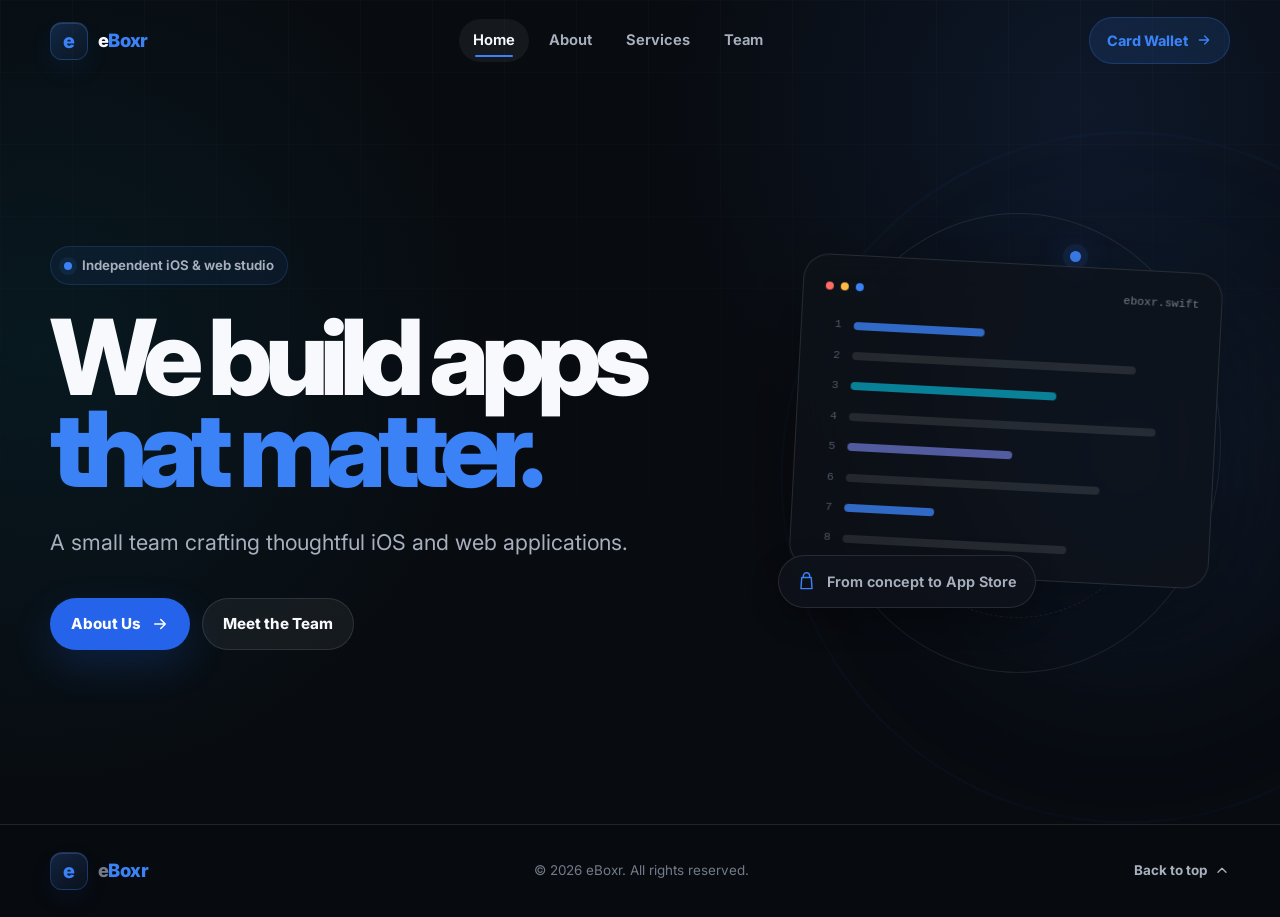
<file: index.html>
<!DOCTYPE html>
<html lang="en">
<head>
  <meta charset="UTF-8">
  <meta name="viewport" content="width=device-width, initial-scale=1, viewport-fit=cover">

  <link rel="icon" href="/favicon.ico" sizes="any">
  <link rel="icon" type="image/png" sizes="32x32" href="assets/favicon/favicon-32x32.png">
  <link rel="icon" type="image/png" sizes="16x16" href="assets/favicon/favicon-16x16.png">
  <link rel="apple-touch-icon" href="assets/favicon/apple-touch-icon.png">
  <link rel="manifest" href="assets/favicon/site.webmanifest">
  <meta name="theme-color" content="#080b10">

  <title>eBoxr — iOS &amp; Web App Development Studio</title>
  <meta name="description" content="eBoxr is a small studio crafting thoughtful iOS and web applications. Makers of Rewards Card Wallet — organize all your loyalty cards in one app.">
  <meta name="robots" content="index, follow">
  <link rel="canonical" href="https://eboxr.com/">

  <!-- Open Graph -->
  <meta property="og:type" content="website">
  <meta property="og:title" content="eBoxr — iOS &amp; Web App Development Studio">
  <meta property="og:description" content="A small team building thoughtful iOS and web apps. Makers of Rewards Card Wallet.">
  <meta property="og:url" content="https://eboxr.com/">
  <meta property="og:site_name" content="eBoxr">
  <meta property="og:image" content="https://eboxr.com/assets/images/card-wallet-screenshot.png">
  <meta property="og:locale" content="en_US">

  <!-- Twitter Card -->
  <meta name="twitter:card" content="summary_large_image">
  <meta name="twitter:title" content="eBoxr — iOS &amp; Web App Development Studio">
  <meta name="twitter:description" content="A small team building thoughtful iOS and web apps. Makers of Rewards Card Wallet.">
  <meta name="twitter:image" content="https://eboxr.com/assets/images/card-wallet-screenshot.png">

  <!-- Google Fonts: Inter (variable, 100-900 for heavy display weights) -->
  <link rel="preconnect" href="https://fonts.googleapis.com">
  <link rel="preconnect" href="https://fonts.gstatic.com" crossorigin>
  <link href="https://fonts.googleapis.com/css2?family=Inter:wght@100..900&display=swap" rel="stylesheet">

  <!-- Custom CSS — bump ?v= on every deploy to bypass browser cache
       (GitHub Pages serves with max-age=600, so unversioned assets can
       leave visitors with a stale CSS/JS during a deploy window). -->
  <link rel="stylesheet" href="css/style.css?v=20260714">
</head>
<body>
  <a class="skip-link" href="#main">Skip to content</a>

  <!-- ======================== HEADER ======================== -->
  <header class="site-header" id="site-header">
    <div class="container header-inner">
      <a class="brand" href="#home" data-page="home" aria-label="eBoxr home">
        <span class="brand-mark" aria-hidden="true">e</span>
        <span class="brand-word">e<span>Boxr</span></span>
      </a>

      <nav class="desktop-nav" aria-label="Primary navigation">
        <a href="#home" data-page="home">Home</a>
        <a href="#about" data-page="about">About</a>
        <a href="#services" data-page="services">Services</a>
        <a href="#team" data-page="team">Team</a>
      </nav>

      <a class="header-cta" href="#card-wallet" data-page="card-wallet">
        Card Wallet
        <svg width="16" height="16" viewBox="0 0 24 24" fill="none" aria-hidden="true">
          <path d="M5 12h14M13 6l6 6-6 6" stroke="currentColor" stroke-width="2" stroke-linecap="round" stroke-linejoin="round"/>
        </svg>
      </a>

      <button class="menu-toggle" id="menu-toggle" type="button"
              aria-label="Open navigation menu" aria-expanded="false" aria-controls="mobile-menu">
        <span></span>
        <span></span>
        <span></span>
      </button>
    </div>
  </header>

  <!-- ======================== MOBILE NAV ======================== -->
  <nav class="mobile-menu" id="mobile-menu" aria-label="Mobile navigation" aria-hidden="true">
    <a href="#home" data-page="home">Home</a>
    <a href="#about" data-page="about">About</a>
    <a href="#services" data-page="services">Services</a>
    <a href="#team" data-page="team">Team</a>
    <a href="#card-wallet" data-page="card-wallet">Rewards Card Wallet</a>
  </nav>

  <main id="main">
    <!-- ======================== HERO ======================== -->
    <section class="hero page page-active" id="home" data-page="home">
      <div class="container hero-grid">
        <div class="hero-copy">
          <div class="hero-badge reveal">
            <span class="status-dot"></span>
            Independent iOS &amp; web studio
          </div>

          <h1 class="reveal delay-1">
            We build apps
            <span class="accent-line">that matter.</span>
          </h1>

          <p class="hero-lead reveal delay-2">
            A small team crafting thoughtful iOS and web applications.
          </p>

          <div class="hero-actions reveal delay-2">
            <a class="button button-primary" href="#about" data-page="about">
              About Us
              <svg width="18" height="18" viewBox="0 0 24 24" fill="none" aria-hidden="true">
                <path d="M5 12h14M13 6l6 6-6 6" stroke="currentColor" stroke-width="2" stroke-linecap="round" stroke-linejoin="round"/>
              </svg>
            </a>

            <a class="button button-secondary" href="#team" data-page="team">
              Meet the Team
            </a>
          </div>
        </div>

        <div class="hero-visual" aria-hidden="true">
          <div class="orbit orbit-one">
            <span class="orbit-dot"></span>
          </div>

          <div class="orbit orbit-two"></div>

          <div class="code-card">
            <div class="code-card-header">
              <div class="window-dots">
                <span></span>
                <span></span>
                <span></span>
              </div>
              <span class="code-label">eboxr.swift</span>
            </div>

            <div class="code-lines">
              <div class="code-line">
                <span class="line-number">1</span>
                <span class="line-content line-green" style="width: 35%"></span>
              </div>
              <div class="code-line">
                <span class="line-number">2</span>
                <span class="line-content" style="width: 76%"></span>
              </div>
              <div class="code-line">
                <span class="line-number">3</span>
                <span class="line-content line-blue" style="width: 55%"></span>
              </div>
              <div class="code-line">
                <span class="line-number">4</span>
                <span class="line-content" style="width: 82%"></span>
              </div>
              <div class="code-line">
                <span class="line-number">5</span>
                <span class="line-content line-orange" style="width: 44%"></span>
              </div>
              <div class="code-line">
                <span class="line-number">6</span>
                <span class="line-content" style="width: 68%"></span>
              </div>
              <div class="code-line">
                <span class="line-number">7</span>
                <span class="line-content line-green" style="width: 24%"></span>
              </div>
              <div class="code-line">
                <span class="line-number">8</span>
                <span class="line-content" style="width: 60%"></span>
              </div>
            </div>
          </div>

          <div class="floating-tag">
            <svg viewBox="0 0 24 24" fill="none">
              <path d="M8 7V5a4 4 0 0 1 8 0v2M6 7h12l1 14H5L6 7Z" stroke="currentColor" stroke-width="1.8" stroke-linecap="round" stroke-linejoin="round"/>
            </svg>
            From concept to App Store
          </div>
        </div>
      </div>
    </section>

    <!-- ======================== ABOUT ======================== -->
    <section class="section page" id="about" data-page="about">
      <div class="container">
        <div class="section-heading reveal">
          <span class="eyebrow">About eBoxr</span>
          <h2>Small team.<br>Big ambitions.</h2>
        </div>

        <div class="about-grid">
          <div class="about-copy reveal">
            <p>
              Small team, big ambitions. We're Stephanie and Nicolas — two developers
              who believe great software starts with genuine care for the people who
              use it.
            </p>

            <p>
              We focus on quality over quantity, crafting each project with attention
              to detail, clean code, and thoughtful design. From native iOS apps to
              modern web experiences, we build things we're proud of.
            </p>
          </div>

          <div class="metrics">
            <article class="metric reveal">
              <strong class="metric-value">2</strong>
              <span class="metric-label">Developers</span>
            </article>

            <article class="metric reveal delay-1">
              <strong class="metric-value">iOS</strong>
              <span class="metric-label">&amp; Web</span>
            </article>

            <article class="metric metric-wide reveal delay-2">
              <strong class="metric-value">100%</strong>
              <span class="metric-label">Passion · Quality Focus</span>
              <div class="quality-bar" aria-hidden="true">
                <span></span>
              </div>
            </article>
          </div>
        </div>
      </div>
    </section>

    <!-- ======================== SERVICES ======================== -->
    <section class="section page" id="services" data-page="services">
      <div class="container">
        <div class="section-heading reveal">
          <span class="eyebrow">What We Do</span>
          <h2>From concept to<br>App Store.</h2>
          <p>We handle it all.</p>
        </div>

        <div class="services-grid">
          <article class="service-card reveal">
            <span class="service-number" aria-hidden="true">01</span>

            <div class="service-icon" aria-hidden="true">
              <svg viewBox="0 0 24 24" fill="none">
                <rect x="6" y="2" width="12" height="20" rx="3" stroke="currentColor" stroke-width="1.8"/>
                <path d="M10 5h4M11 19h2" stroke="currentColor" stroke-width="1.8" stroke-linecap="round"/>
              </svg>
            </div>

            <h3>iOS Development</h3>

            <p>
              Native Swift apps for iPhone and iPad, built with modern frameworks and
              a focus on performance.
            </p>
          </article>

          <article class="service-card reveal delay-1">
            <span class="service-number" aria-hidden="true">02</span>

            <div class="service-icon" aria-hidden="true">
              <svg viewBox="0 0 24 24" fill="none">
                <rect x="2" y="4" width="20" height="16" rx="3" stroke="currentColor" stroke-width="1.8"/>
                <path d="M2 8h20M6 6h.01M9 6h.01" stroke="currentColor" stroke-width="1.8" stroke-linecap="round"/>
              </svg>
            </div>

            <h3>Web Applications</h3>

            <p>
              Modern, responsive web experiences that work beautifully across every
              device and browser.
            </p>
          </article>

          <article class="service-card reveal delay-2">
            <span class="service-number" aria-hidden="true">03</span>

            <div class="service-icon" aria-hidden="true">
              <svg viewBox="0 0 24 24" fill="none">
                <path d="m4 20 5.2-1.1L19 9.1 14.9 5 5.1 14.8 4 20Z" stroke="currentColor" stroke-width="1.8" stroke-linejoin="round"/>
                <path d="m12.8 7.1 4.1 4.1M15.8 4.1l1-1a1.8 1.8 0 0 1 2.5 0l1.6 1.6a1.8 1.8 0 0 1 0 2.5l-1 1" stroke="currentColor" stroke-width="1.8" stroke-linecap="round"/>
              </svg>
            </div>

            <h3>UI/UX Design</h3>

            <p>
              Clean, intuitive interfaces designed with real users in mind. Form
              follows function — always.
            </p>
          </article>
        </div>
      </div>
    </section>

    <!-- ======================== CARD WALLET (FEATURED APP) ======================== -->
    <section class="section app-section page" id="card-wallet" data-page="card-wallet">
      <div class="container">
        <article class="app-panel reveal">
          <div class="app-copy">
            <span class="platform-label">
              <svg viewBox="0 0 24 24" fill="currentColor" aria-hidden="true">
                <path d="M17.05 20.28c-.98.95-2.05.8-3.08.35-1.09-.46-2.09-.48-3.24 0-1.44.62-2.2.44-3.06-.35C2.79 15.25 3.51 7.59 9.05 7.31c1.35.07 2.29.74 3.08.79 1.18-.24 2.31-.93 3.57-.84 1.51.12 2.65.72 3.4 1.8-3.12 1.87-2.38 5.98.48 7.13-.57 1.5-1.31 2.99-2.53 4.09ZM12.03 7.25C11.88 5.02 13.69 3.18 15.77 3c.29 2.58-2.34 4.5-3.74 4.25Z"/>
              </svg>
              iOS
            </span>

            <h2>Rewards Card Wallet</h2>

            <p>
              Keep all your loyalty and rewards cards organized in one beautiful app.
              No more digging through your physical wallet or forgetting cards at home.
            </p>

            <ul class="feature-list">
              <li>
                <svg viewBox="0 0 24 24" fill="none" aria-hidden="true">
                  <path d="m5 12 4 4L19 6" stroke="currentColor" stroke-width="2" stroke-linecap="round" stroke-linejoin="round"/>
                </svg>
                Scan &amp; store cards instantly via camera
              </li>
              <li>
                <svg viewBox="0 0 24 24" fill="none" aria-hidden="true">
                  <path d="m5 12 4 4L19 6" stroke="currentColor" stroke-width="2" stroke-linecap="round" stroke-linejoin="round"/>
                </svg>
                Add cards to Apple Wallet from your lock screen
              </li>
              <li>
                <svg viewBox="0 0 24 24" fill="none" aria-hidden="true">
                  <path d="m5 12 4 4L19 6" stroke="currentColor" stroke-width="2" stroke-linecap="round" stroke-linejoin="round"/>
                </svg>
                Sort, archive, and search all your cards
              </li>
              <li>
                <svg viewBox="0 0 24 24" fill="none" aria-hidden="true">
                  <path d="m5 12 4 4L19 6" stroke="currentColor" stroke-width="2" stroke-linecap="round" stroke-linejoin="round"/>
                </svg>
                AES-256 encryption — no analytics, no tracking
              </li>
              <li>
                <svg viewBox="0 0 24 24" fill="none" aria-hidden="true">
                  <path d="m5 12 4 4L19 6" stroke="currentColor" stroke-width="2" stroke-linecap="round" stroke-linejoin="round"/>
                </svg>
                Free for 5 cards, one-time purchase for unlimited
              </li>
            </ul>

            <div class="app-actions">
              <a class="app-store-badge"
                 href="https://apps.apple.com/us/app/rewards-card-wallet/id6759362342"
                 target="_blank" rel="noopener noreferrer"
                 aria-label="Download Rewards Card Wallet on the App Store">
                <img src="assets/images/download-on-the-app-store.svg" alt="Download on the App Store" height="48">
              </a>

              <a class="text-link" href="card-wallet/privacy-policy.html">Privacy Policy</a>
              <a class="text-link" href="card-wallet/support.html">Support</a>
            </div>
          </div>

          <div class="app-visual">
            <div class="app-glow"></div>

            <img class="app-screenshot"
                 src="assets/images/card-wallet-screenshot.png"
                 alt="Rewards Card Wallet app screenshot showing loyalty cards management"
                 width="1000" height="586" loading="lazy">
          </div>
        </article>
      </div>
    </section>

    <!-- ======================== TEAM ======================== -->
    <section class="section page" id="team" data-page="team">
      <div class="container">
        <div class="section-heading reveal">
          <span class="eyebrow">Meet the Team</span>
          <h2>The humans<br>behind the code.</h2>
        </div>

        <div class="team-grid">
          <!-- Stephanie -->
          <article class="team-card reveal">
            <div class="team-photo">
              <img src="assets/images/stephanie.jpg" alt="Stephanie" width="600" height="600" loading="lazy">
            </div>

            <div class="team-content">
              <h3>Stephanie</h3>
              <p class="team-role">CTO &amp; Technology Leader</p>
              <p class="team-bio">
                Technology leader with strategic vision and a passion for scaling
                platforms. Stephanie drives AI-driven innovation and builds
                high-performing teams.
              </p>

              <div class="social-links" aria-label="Stephanie's profiles">
                <a class="social-link" href="https://github.com/herbertia" target="_blank" rel="noopener noreferrer" aria-label="Stephanie on GitHub">
                  <svg viewBox="0 0 24 24" fill="currentColor">
                    <path d="M12 .7a11.3 11.3 0 0 0-3.57 22c.57.1.77-.24.77-.54v-2.2c-3.15.68-3.81-1.34-3.81-1.34-.52-1.31-1.26-1.66-1.26-1.66-1.03-.71.08-.69.08-.69 1.14.08 1.74 1.17 1.74 1.17 1.01 1.73 2.65 1.23 3.3.94.1-.73.4-1.23.72-1.51-2.51-.29-5.15-1.26-5.15-5.59 0-1.23.44-2.24 1.17-3.03-.12-.29-.51-1.44.11-2.99 0 0 .95-.31 3.11 1.16A10.8 10.8 0 0 1 12 6.04c.96 0 1.92.13 2.82.38 2.16-1.47 3.11-1.16 3.11-1.16.62 1.55.23 2.7.11 2.99.73.79 1.17 1.8 1.17 3.03 0 4.34-2.65 5.3-5.17 5.58.41.35.77 1.04.77 2.1v3.2c0 .3.2.65.78.54A11.3 11.3 0 0 0 12 .7Z"/>
                  </svg>
                </a>
                <a class="social-link" href="https://www.linkedin.com/in/stephanie-rochelemagne-864b8b63/" target="_blank" rel="noopener noreferrer" aria-label="Stephanie on LinkedIn">
                  <svg viewBox="0 0 24 24" fill="currentColor">
                    <path d="M5.37 3.5A2.37 2.37 0 1 1 .63 3.5a2.37 2.37 0 0 1 4.74 0ZM.98 7.2h4.78V22H.98V7.2Zm7.63 0h4.58v2.02h.06c.64-1.21 2.2-2.49 4.53-2.49 4.84 0 5.74 3.19 5.74 7.33V22h-4.77v-7.04c0-1.68-.03-3.84-2.34-3.84-2.34 0-2.7 1.83-2.7 3.72V22H8.61V7.2Z"/>
                  </svg>
                </a>
                <a class="social-link" href="https://stephanie.rochelemagne.com" target="_blank" rel="noopener noreferrer" aria-label="Stephanie's website">
                  <svg viewBox="0 0 24 24" fill="none">
                    <circle cx="12" cy="12" r="9" stroke="currentColor" stroke-width="1.8"/>
                    <path d="M3.5 12h17M12 3c2.2 2.47 3.33 5.47 3.4 9-.07 3.53-1.2 6.53-3.4 9-2.2-2.47-3.33-5.47-3.4-9C8.67 8.47 9.8 5.47 12 3Z" stroke="currentColor" stroke-width="1.8"/>
                  </svg>
                </a>
              </div>
            </div>
          </article>

          <!-- Nicolas -->
          <article class="team-card reveal delay-1">
            <div class="team-photo">
              <img src="assets/images/nicolas.jpg" alt="Nicolas" width="1000" height="1000" loading="lazy">
            </div>

            <div class="team-content">
              <h3>Nicolas</h3>
              <p class="team-role">Engineering Manager &amp; AI Advocate</p>
              <p class="team-bio">
                Systems engineer bridging open-source expertise with AI-driven
                workflows. Nicolas designs agentic solutions and accelerates team
                delivery.
              </p>

              <div class="social-links" aria-label="Nicolas's profiles">
                <a class="social-link" href="https://github.com/atoomic" target="_blank" rel="noopener noreferrer" aria-label="Nicolas on GitHub">
                  <svg viewBox="0 0 24 24" fill="currentColor">
                    <path d="M12 .7a11.3 11.3 0 0 0-3.57 22c.57.1.77-.24.77-.54v-2.2c-3.15.68-3.81-1.34-3.81-1.34-.52-1.31-1.26-1.66-1.26-1.66-1.03-.71.08-.69.08-.69 1.14.08 1.74 1.17 1.74 1.17 1.01 1.73 2.65 1.23 3.3.94.1-.73.4-1.23.72-1.51-2.51-.29-5.15-1.26-5.15-5.59 0-1.23.44-2.24 1.17-3.03-.12-.29-.51-1.44.11-2.99 0 0 .95-.31 3.11 1.16A10.8 10.8 0 0 1 12 6.04c.96 0 1.92.13 2.82.38 2.16-1.47 3.11-1.16 3.11-1.16.62 1.55.23 2.7.11 2.99.73.79 1.17 1.8 1.17 3.03 0 4.34-2.65 5.3-5.17 5.58.41.35.77 1.04.77 2.1v3.2c0 .3.2.65.78.54A11.3 11.3 0 0 0 12 .7Z"/>
                  </svg>
                </a>
                <a class="social-link" href="https://www.linkedin.com/in/nicolas-rochelemagne-71b4722/" target="_blank" rel="noopener noreferrer" aria-label="Nicolas on LinkedIn">
                  <svg viewBox="0 0 24 24" fill="currentColor">
                    <path d="M5.37 3.5A2.37 2.37 0 1 1 .63 3.5a2.37 2.37 0 0 1 4.74 0ZM.98 7.2h4.78V22H.98V7.2Zm7.63 0h4.58v2.02h.06c.64-1.21 2.2-2.49 4.53-2.49 4.84 0 5.74 3.19 5.74 7.33V22h-4.77v-7.04c0-1.68-.03-3.84-2.34-3.84-2.34 0-2.7 1.83-2.7 3.72V22H8.61V7.2Z"/>
                  </svg>
                </a>
                <a class="social-link" href="https://x.com/atoomic" target="_blank" rel="noopener noreferrer" aria-label="Nicolas on X">
                  <svg viewBox="0 0 24 24" fill="currentColor">
                    <path d="M18.9 2H22l-6.77 7.74L23.2 22h-6.24l-4.89-6.39L6.48 22H3.36l7.25-8.29L2.97 2H9.37l4.42 5.84L18.9 2Zm-1.09 17.84h1.73L8.43 4.05H6.58l11.23 15.79Z"/>
                  </svg>
                </a>
                <a class="social-link" href="https://atoomic.org" target="_blank" rel="noopener noreferrer" aria-label="Nicolas's website">
                  <svg viewBox="0 0 24 24" fill="none">
                    <circle cx="12" cy="12" r="9" stroke="currentColor" stroke-width="1.8"/>
                    <path d="M3.5 12h17M12 3c2.2 2.47 3.33 5.47 3.4 9-.07 3.53-1.2 6.53-3.4 9-2.2-2.47-3.33-5.47-3.4-9C8.67 8.47 9.8 5.47 12 3Z" stroke="currentColor" stroke-width="1.8"/>
                  </svg>
                </a>
              </div>
            </div>
          </article>
        </div>
      </div>
    </section>
  </main>

  <!-- ======================== FOOTER (persistent, slim) ======================== -->
  <footer class="site-footer">
    <div class="container">
      <div class="footer-bottom">
        <a class="brand" href="#home" data-page="home" aria-label="eBoxr home">
          <span class="brand-mark" aria-hidden="true">e</span>
          <span class="brand-word">e<span>Boxr</span></span>
        </a>

        <p>© <span id="current-year">2026</span> eBoxr. All rights reserved.</p>

        <a class="back-to-top" href="#" data-scroll-top>
          Back to top
          <svg width="16" height="16" viewBox="0 0 24 24" fill="none" aria-hidden="true">
            <path d="m6 14 6-6 6 6" stroke="currentColor" stroke-width="2" stroke-linecap="round" stroke-linejoin="round"/>
          </svg>
        </a>
      </div>
    </div>
  </footer>

  <script src="js/main.js?v=20260714"></script>
</body>
</html>
</file>
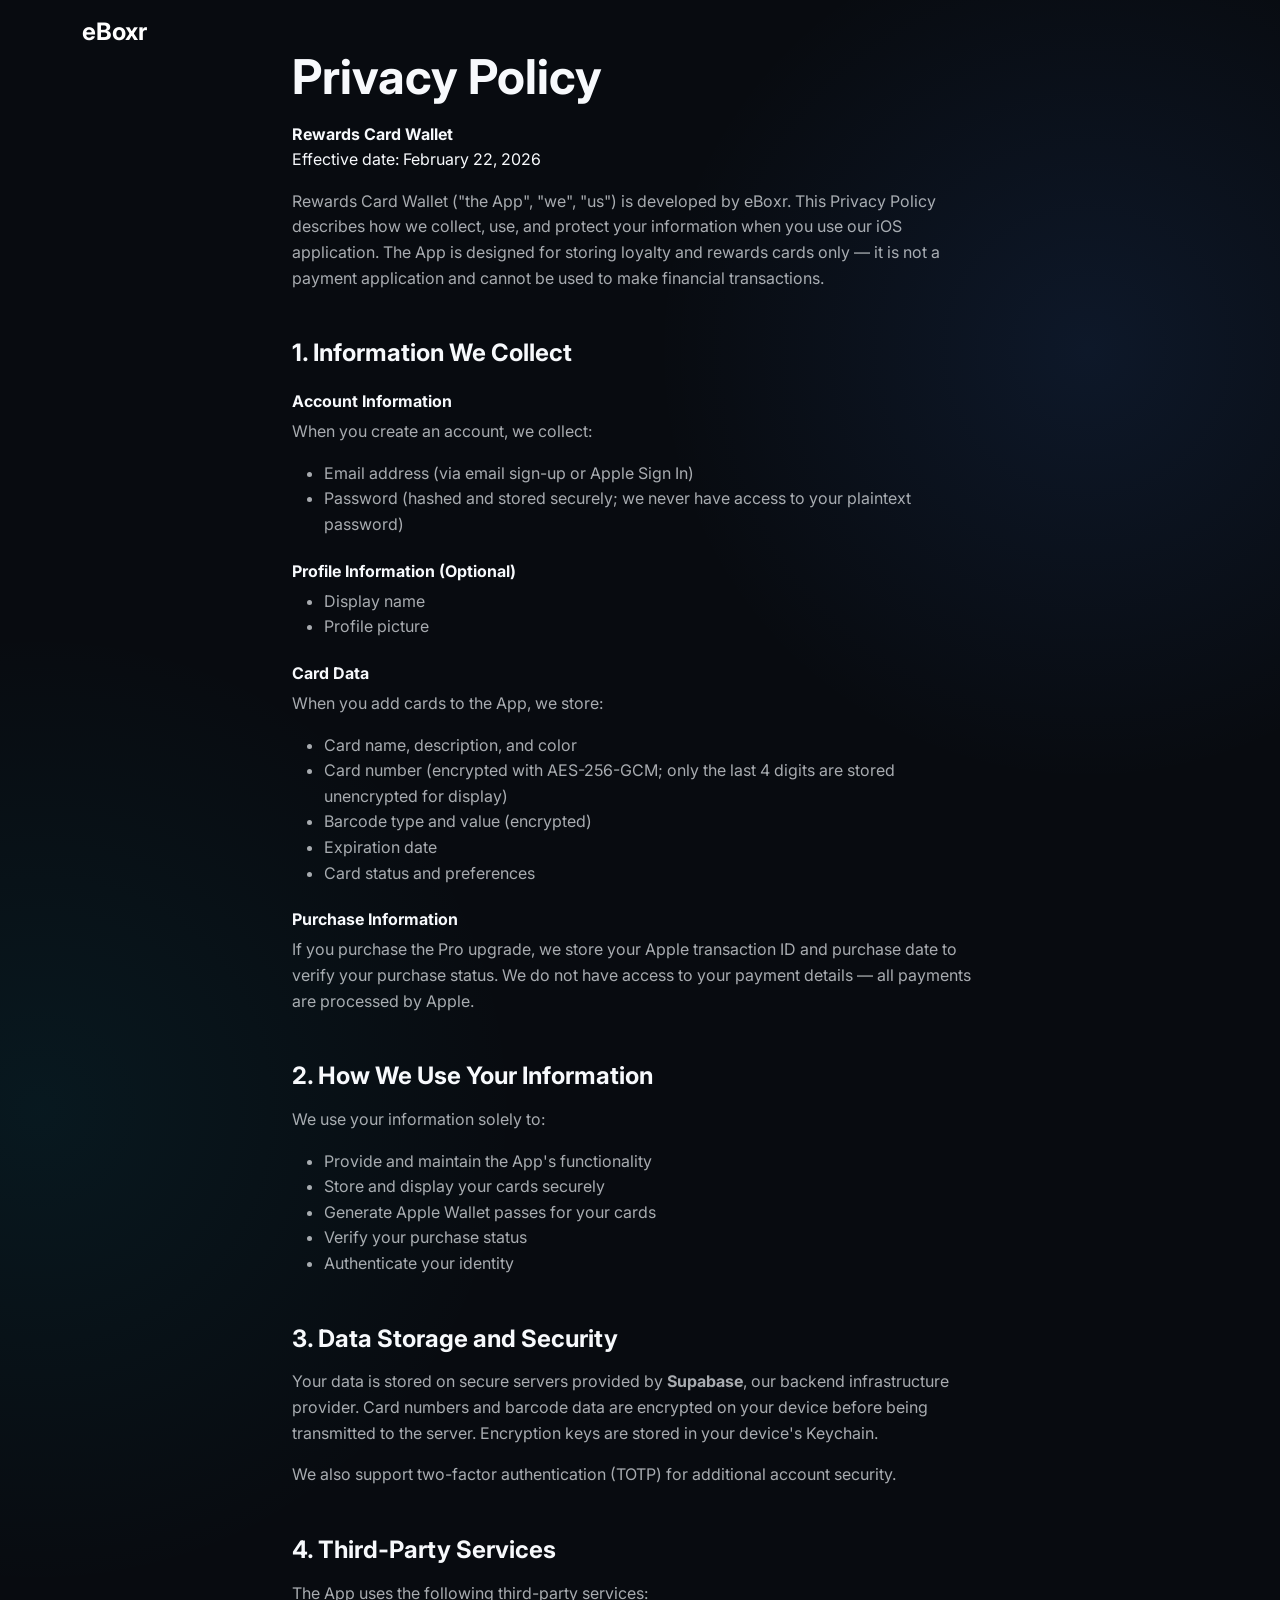
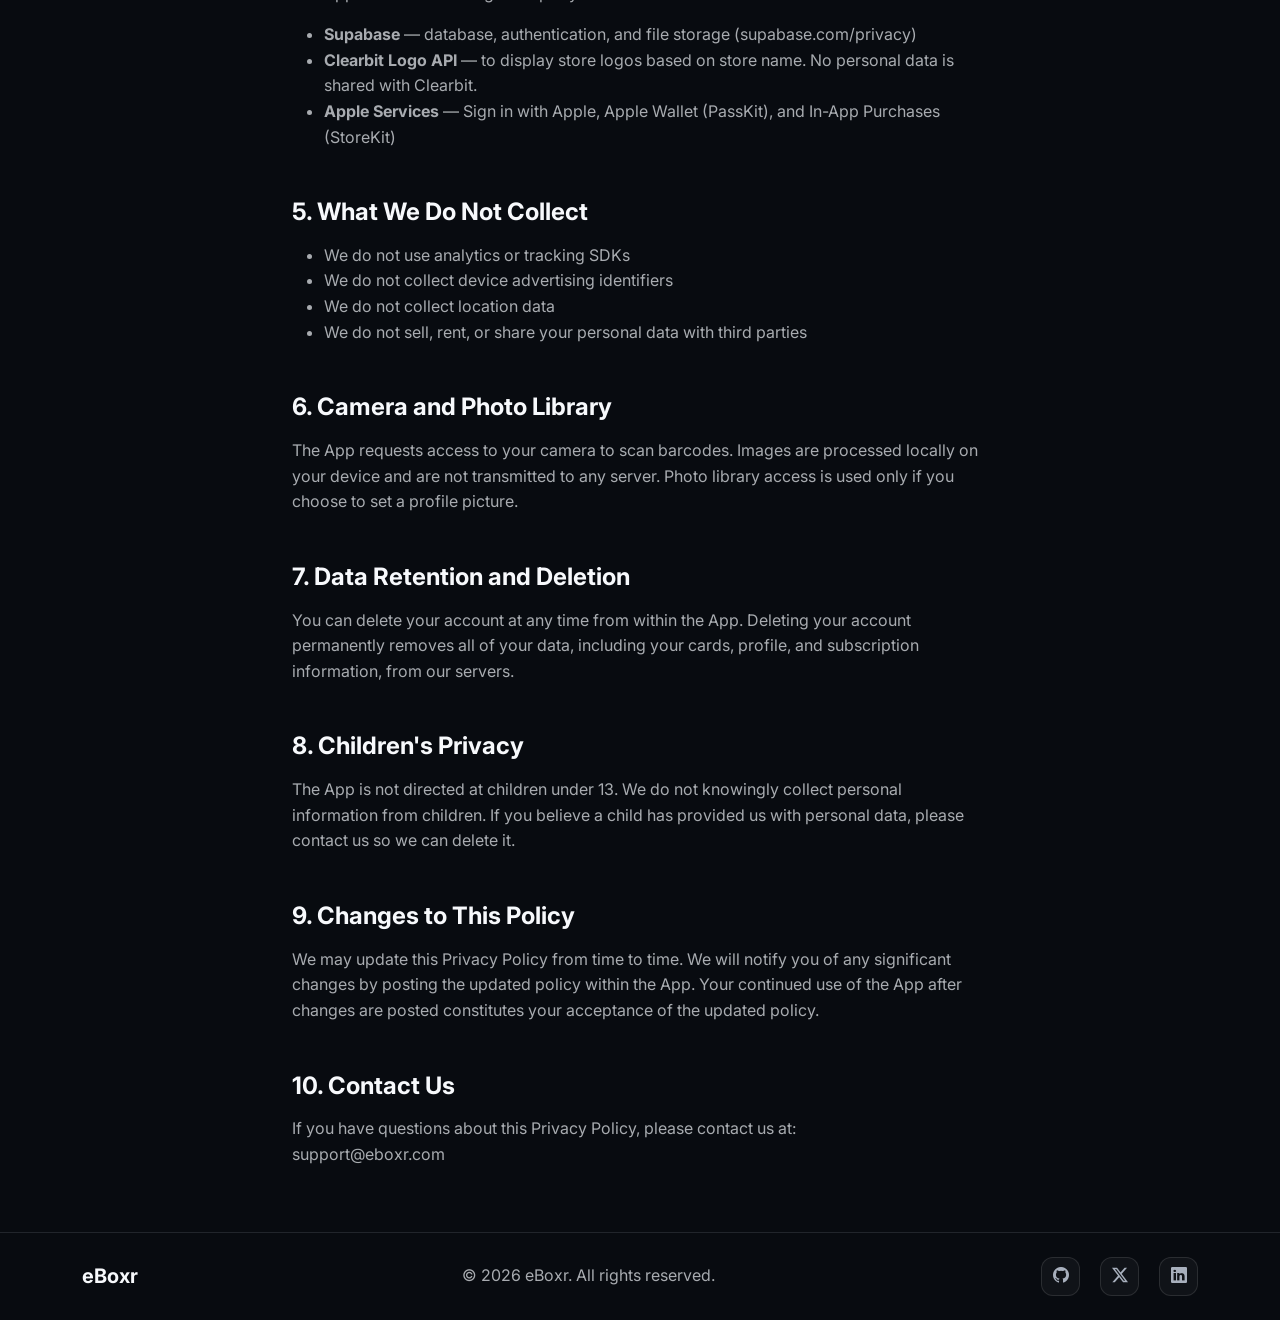
<file: privacy-policy.html>
<!DOCTYPE html>
<html lang="en" data-bs-theme="dark">
<head>
  <meta charset="UTF-8">
  <meta name="viewport" content="width=device-width, initial-scale=1">
  <title>Rewards Card Wallet - Privacy Policy</title>

  <!-- Bootstrap 5.3.8 CSS -->
  <link href="https://cdn.jsdelivr.net/npm/bootstrap@5.3.8/dist/css/bootstrap.min.css"
        rel="stylesheet"
        integrity="sha384-sRIl4kxILFvY47J16cr9ZwB07vP4J8+LH7qKQnuqkuIAvNWLzeN8tE5YBujZqJLB"
        crossorigin="anonymous">

  <!-- Bootstrap Icons 1.13.1 -->
  <link href="https://cdn.jsdelivr.net/npm/bootstrap-icons@1.13.1/font/bootstrap-icons.min.css"
        rel="stylesheet"
        integrity="sha384-CK2SzKma4jA5H/MXDUU7i1TqZlCFaD4T01vtyDFvPlD97JQyS+IsSh1nI2EFbpyk"
        crossorigin="anonymous">

  <!-- Google Fonts: Inter -->
  <link rel="preconnect" href="https://fonts.googleapis.com">
  <link rel="preconnect" href="https://fonts.gstatic.com" crossorigin>
  <link href="https://fonts.googleapis.com/css2?family=Inter:wght@400;500;600;700&display=swap"
        rel="stylesheet">

  <!-- Custom CSS -->
  <link rel="stylesheet" href="css/style.css">
</head>
<body>

  <!-- ======================== NAVIGATION ======================== -->
  <nav class="navbar navbar-expand-lg fixed-top glass-nav">
    <div class="container">
      <a class="navbar-brand fw-bold fs-4" href="index.html#home">
        <span class="gradient-text">e</span>Boxr
      </a>
    </div>
  </nav>

  <!-- ======================== CONTENT ======================== -->
  <main class="container" style="max-width: 720px; padding-top: var(--navbar-height);">
    <div class="py-5">

      <h1 class="display-5 fw-bold mb-3">Privacy Policy</h1>
      <p><strong>Rewards Card Wallet</strong><br>
      Effective date: February 22, 2026</p>

      <p class="text-muted">Rewards Card Wallet ("the App", "we", "us") is developed by eBoxr. This Privacy Policy describes how we collect, use, and protect your information when you use our iOS application. The App is designed for storing loyalty and rewards cards only — it is not a payment application and cannot be used to make financial transactions.</p>

      <h2 class="h4 fw-bold mt-5 mb-3">1. Information We Collect</h2>

      <h3 class="h6 fw-bold mt-4 mb-2">Account Information</h3>
      <p class="text-muted">When you create an account, we collect:</p>
      <ul class="text-muted">
        <li>Email address (via email sign-up or Apple Sign In)</li>
        <li>Password (hashed and stored securely; we never have access to your plaintext password)</li>
      </ul>

      <h3 class="h6 fw-bold mt-4 mb-2">Profile Information (Optional)</h3>
      <ul class="text-muted">
        <li>Display name</li>
        <li>Profile picture</li>
      </ul>

      <h3 class="h6 fw-bold mt-4 mb-2">Card Data</h3>
      <p class="text-muted">When you add cards to the App, we store:</p>
      <ul class="text-muted">
        <li>Card name, description, and color</li>
        <li>Card number (encrypted with AES-256-GCM; only the last 4 digits are stored unencrypted for display)</li>
        <li>Barcode type and value (encrypted)</li>
        <li>Expiration date</li>
        <li>Card status and preferences</li>
      </ul>

      <h3 class="h6 fw-bold mt-4 mb-2">Purchase Information</h3>
      <p class="text-muted">If you purchase the Pro upgrade, we store your Apple transaction ID and purchase date to verify your purchase status. We do not have access to your payment details — all payments are processed by Apple.</p>

      <h2 class="h4 fw-bold mt-5 mb-3">2. How We Use Your Information</h2>
      <p class="text-muted">We use your information solely to:</p>
      <ul class="text-muted">
        <li>Provide and maintain the App's functionality</li>
        <li>Store and display your cards securely</li>
        <li>Generate Apple Wallet passes for your cards</li>
        <li>Verify your purchase status</li>
        <li>Authenticate your identity</li>
      </ul>

      <h2 class="h4 fw-bold mt-5 mb-3">3. Data Storage and Security</h2>
      <p class="text-muted">Your data is stored on secure servers provided by <strong>Supabase</strong>, our backend infrastructure provider. Card numbers and barcode data are encrypted on your device before being transmitted to the server. Encryption keys are stored in your device's Keychain.</p>
      <p class="text-muted">We also support two-factor authentication (TOTP) for additional account security.</p>

      <h2 class="h4 fw-bold mt-5 mb-3">4. Third-Party Services</h2>
      <p class="text-muted">The App uses the following third-party services:</p>
      <ul class="text-muted">
        <li><strong>Supabase</strong> — database, authentication, and file storage (<a href="https://supabase.com/privacy" class="gradient-text text-decoration-none">supabase.com/privacy</a>)</li>
        <li><strong>Clearbit Logo API</strong> — to display store logos based on store name. No personal data is shared with Clearbit.</li>
        <li><strong>Apple Services</strong> — Sign in with Apple, Apple Wallet (PassKit), and In-App Purchases (StoreKit)</li>
      </ul>

      <h2 class="h4 fw-bold mt-5 mb-3">5. What We Do Not Collect</h2>
      <ul class="text-muted">
        <li>We do not use analytics or tracking SDKs</li>
        <li>We do not collect device advertising identifiers</li>
        <li>We do not collect location data</li>
        <li>We do not sell, rent, or share your personal data with third parties</li>
      </ul>

      <h2 class="h4 fw-bold mt-5 mb-3">6. Camera and Photo Library</h2>
      <p class="text-muted">The App requests access to your camera to scan barcodes. Images are processed locally on your device and are not transmitted to any server. Photo library access is used only if you choose to set a profile picture.</p>

      <h2 class="h4 fw-bold mt-5 mb-3">7. Data Retention and Deletion</h2>
      <p class="text-muted">You can delete your account at any time from within the App. Deleting your account permanently removes all of your data, including your cards, profile, and subscription information, from our servers.</p>

      <h2 class="h4 fw-bold mt-5 mb-3">8. Children's Privacy</h2>
      <p class="text-muted">The App is not directed at children under 13. We do not knowingly collect personal information from children. If you believe a child has provided us with personal data, please contact us so we can delete it.</p>

      <h2 class="h4 fw-bold mt-5 mb-3">9. Changes to This Policy</h2>
      <p class="text-muted">We may update this Privacy Policy from time to time. We will notify you of any significant changes by posting the updated policy within the App. Your continued use of the App after changes are posted constitutes your acceptance of the updated policy.</p>

      <h2 class="h4 fw-bold mt-5 mb-3">10. Contact Us</h2>
      <p class="text-muted">If you have questions about this Privacy Policy, please contact us at:<br>
      <a href="mailto:support@eboxr.com" class="gradient-text text-decoration-none">support@eboxr.com</a></p>

    </div>
  </main>

  <!-- ======================== FOOTER ======================== -->
  <footer class="py-4 border-top border-secondary border-opacity-25">
    <div class="container">
      <div class="row align-items-center text-center text-md-start">
        <div class="col-md-4 mb-3 mb-md-0">
          <span class="fw-bold fs-5">
            <span class="gradient-text">e</span>Boxr
          </span>
        </div>
        <div class="col-md-4 mb-3 mb-md-0">
          <p class="text-muted mb-0">&copy; 2026 eBoxr. All rights reserved.</p>
        </div>
        <div class="col-md-4 text-md-end">
          <a href="#" class="social-link me-3" aria-label="GitHub">
            <i class="bi bi-github"></i>
          </a>
          <a href="#" class="social-link me-3" aria-label="X">
            <i class="bi bi-twitter-x"></i>
          </a>
          <a href="#" class="social-link" aria-label="LinkedIn">
            <i class="bi bi-linkedin"></i>
          </a>
        </div>
      </div>
    </div>
  </footer>

</body>
</html>
</file>
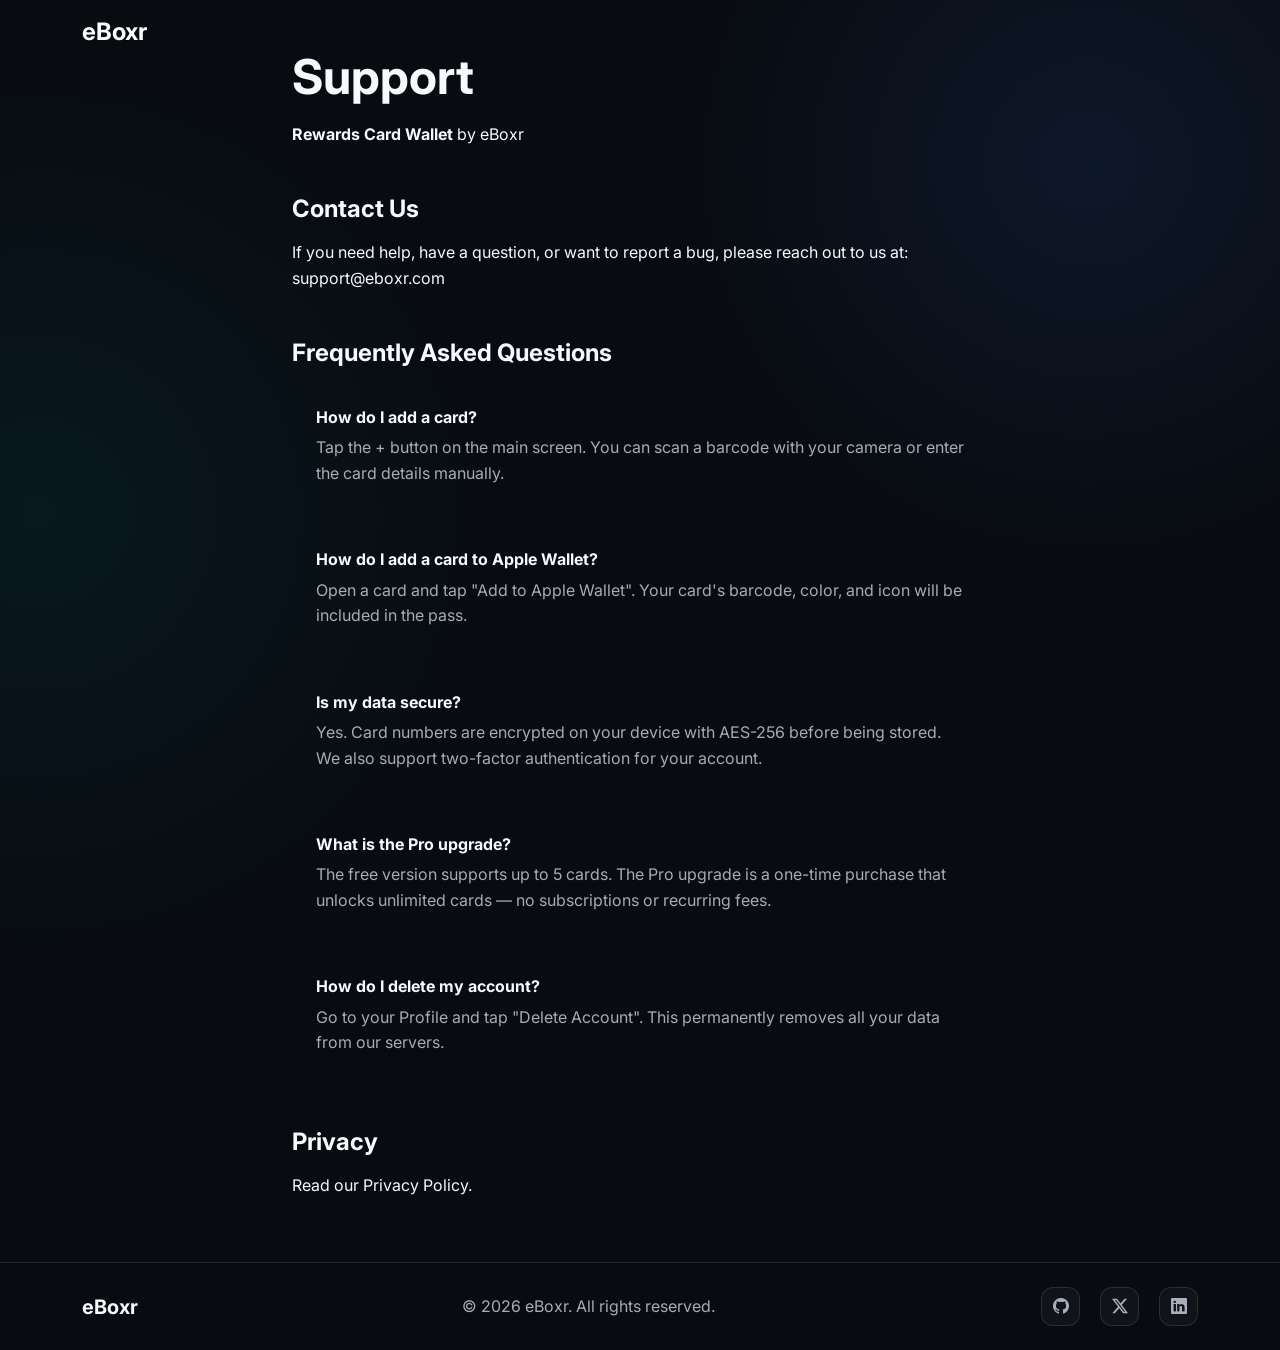
<file: support.html>
<!DOCTYPE html>
<html lang="en" data-bs-theme="dark">
<head>
  <meta charset="UTF-8">
  <meta name="viewport" content="width=device-width, initial-scale=1">
  <title>Rewards Card Wallet - Support</title>

  <!-- Bootstrap 5.3.8 CSS -->
  <link href="https://cdn.jsdelivr.net/npm/bootstrap@5.3.8/dist/css/bootstrap.min.css"
        rel="stylesheet"
        integrity="sha384-sRIl4kxILFvY47J16cr9ZwB07vP4J8+LH7qKQnuqkuIAvNWLzeN8tE5YBujZqJLB"
        crossorigin="anonymous">

  <!-- Bootstrap Icons 1.13.1 -->
  <link href="https://cdn.jsdelivr.net/npm/bootstrap-icons@1.13.1/font/bootstrap-icons.min.css"
        rel="stylesheet"
        integrity="sha384-CK2SzKma4jA5H/MXDUU7i1TqZlCFaD4T01vtyDFvPlD97JQyS+IsSh1nI2EFbpyk"
        crossorigin="anonymous">

  <!-- Google Fonts: Inter -->
  <link rel="preconnect" href="https://fonts.googleapis.com">
  <link rel="preconnect" href="https://fonts.gstatic.com" crossorigin>
  <link href="https://fonts.googleapis.com/css2?family=Inter:wght@400;500;600;700&display=swap"
        rel="stylesheet">

  <!-- Custom CSS -->
  <link rel="stylesheet" href="css/style.css">
</head>
<body>

  <!-- ======================== NAVIGATION ======================== -->
  <nav class="navbar navbar-expand-lg fixed-top glass-nav">
    <div class="container">
      <a class="navbar-brand fw-bold fs-4" href="index.html#home">
        <span class="gradient-text">e</span>Boxr
      </a>
    </div>
  </nav>

  <!-- ======================== CONTENT ======================== -->
  <main class="container" style="max-width: 720px; padding-top: var(--navbar-height);">
    <div class="py-5">

      <h1 class="display-5 fw-bold mb-3">Support</h1>
      <p><strong>Rewards Card Wallet</strong> by eBoxr</p>

      <h2 class="h4 fw-bold mt-5 mb-3">Contact Us</h2>
      <p>If you need help, have a question, or want to report a bug, please reach out to us at:<br>
      <a href="mailto:support@eboxr.com" class="gradient-text text-decoration-none">support@eboxr.com</a></p>

      <h2 class="h4 fw-bold mt-5 mb-3">Frequently Asked Questions</h2>

      <div class="glass-card p-4 mb-3">
        <h3 class="h6 fw-bold mb-2">How do I add a card?</h3>
        <p class="text-muted mb-0">Tap the + button on the main screen. You can scan a barcode with your camera or enter the card details manually.</p>
      </div>

      <div class="glass-card p-4 mb-3">
        <h3 class="h6 fw-bold mb-2">How do I add a card to Apple Wallet?</h3>
        <p class="text-muted mb-0">Open a card and tap "Add to Apple Wallet". Your card's barcode, color, and icon will be included in the pass.</p>
      </div>

      <div class="glass-card p-4 mb-3">
        <h3 class="h6 fw-bold mb-2">Is my data secure?</h3>
        <p class="text-muted mb-0">Yes. Card numbers are encrypted on your device with AES-256 before being stored. We also support two-factor authentication for your account.</p>
      </div>

      <div class="glass-card p-4 mb-3">
        <h3 class="h6 fw-bold mb-2">What is the Pro upgrade?</h3>
        <p class="text-muted mb-0">The free version supports up to 5 cards. The Pro upgrade is a one-time purchase that unlocks unlimited cards — no subscriptions or recurring fees.</p>
      </div>

      <div class="glass-card p-4 mb-3">
        <h3 class="h6 fw-bold mb-2">How do I delete my account?</h3>
        <p class="text-muted mb-0">Go to your Profile and tap "Delete Account". This permanently removes all your data from our servers.</p>
      </div>

      <h2 class="h4 fw-bold mt-5 mb-3">Privacy</h2>
      <p>Read our <a href="privacy-policy.html" class="gradient-text text-decoration-none">Privacy Policy</a>.</p>

    </div>
  </main>

  <!-- ======================== FOOTER ======================== -->
  <footer class="py-4 border-top border-secondary border-opacity-25">
    <div class="container">
      <div class="row align-items-center text-center text-md-start">
        <div class="col-md-4 mb-3 mb-md-0">
          <span class="fw-bold fs-5">
            <span class="gradient-text">e</span>Boxr
          </span>
        </div>
        <div class="col-md-4 mb-3 mb-md-0">
          <p class="text-muted mb-0">&copy; 2026 eBoxr. All rights reserved.</p>
        </div>
        <div class="col-md-4 text-md-end">
          <a href="#" class="social-link me-3" aria-label="GitHub">
            <i class="bi bi-github"></i>
          </a>
          <a href="#" class="social-link me-3" aria-label="X">
            <i class="bi bi-twitter-x"></i>
          </a>
          <a href="#" class="social-link" aria-label="LinkedIn">
            <i class="bi bi-linkedin"></i>
          </a>
        </div>
      </div>
    </div>
  </footer>

</body>
</html>
</file>
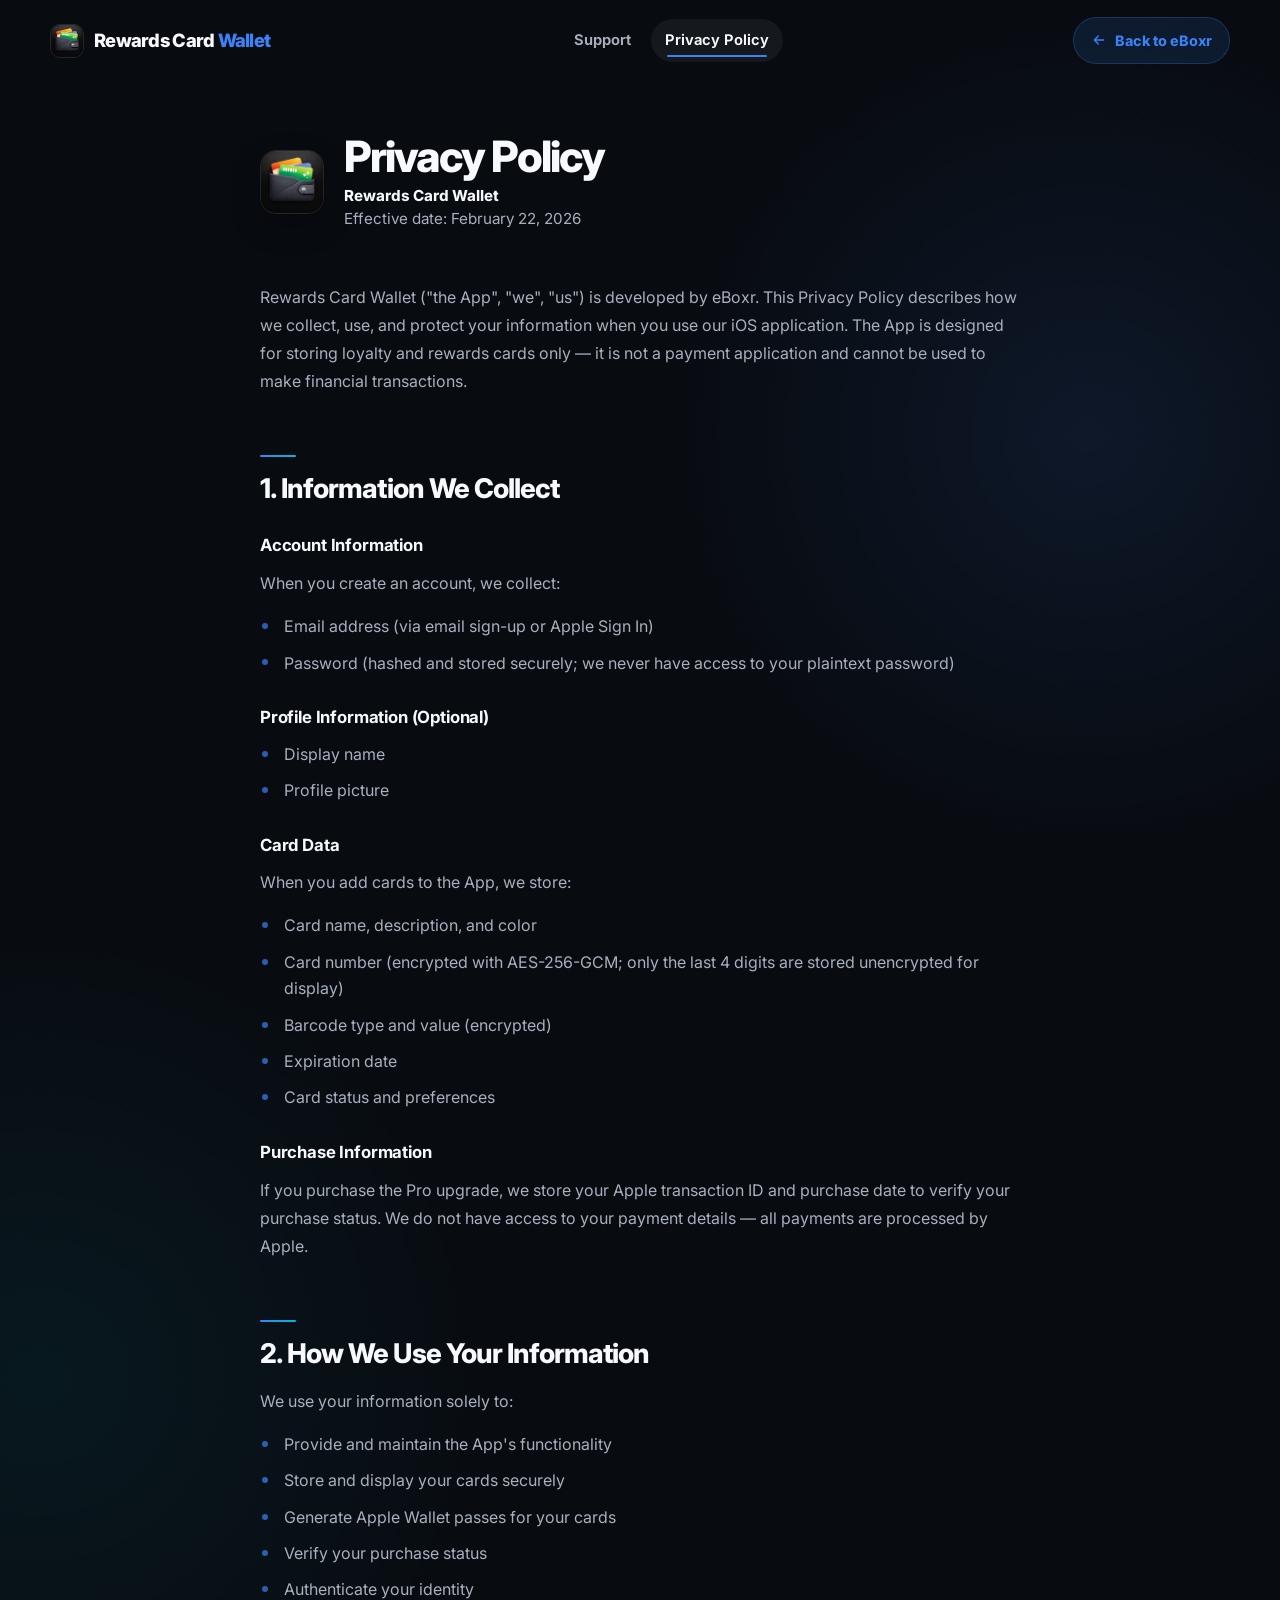
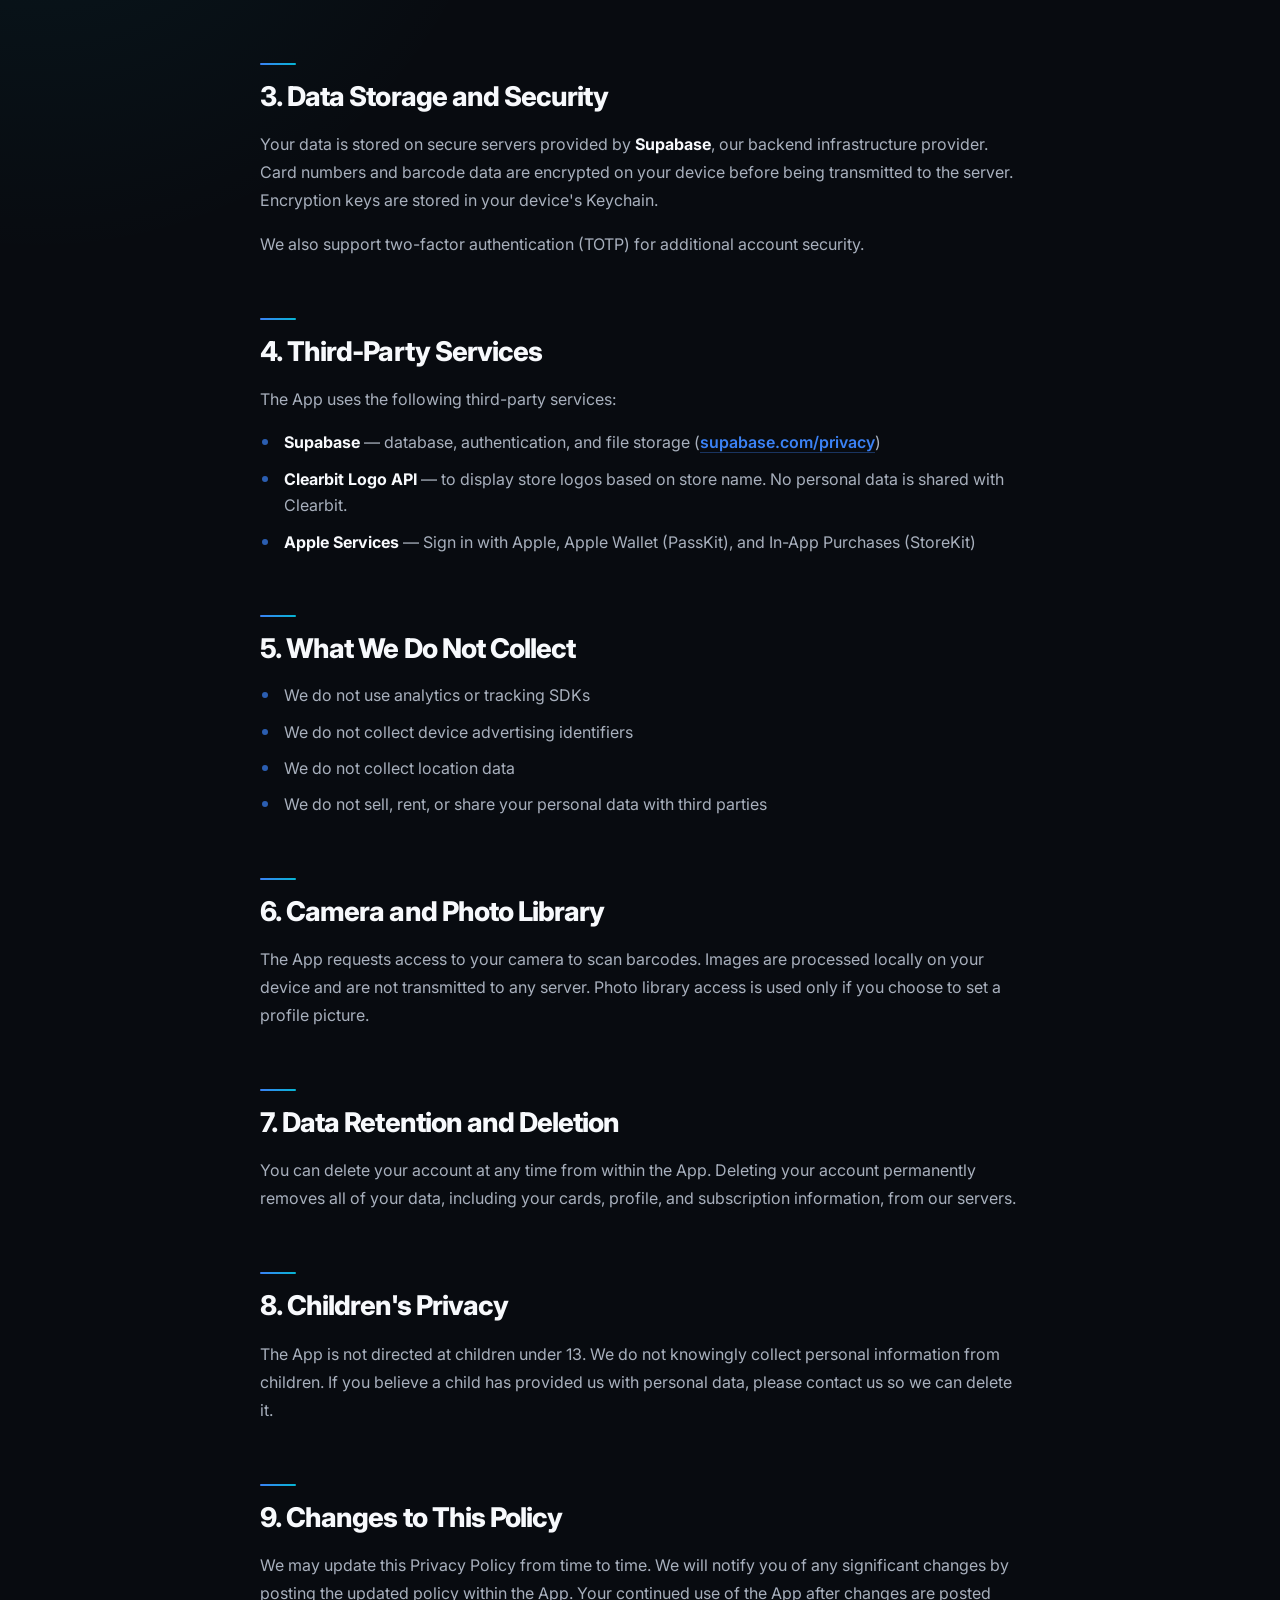
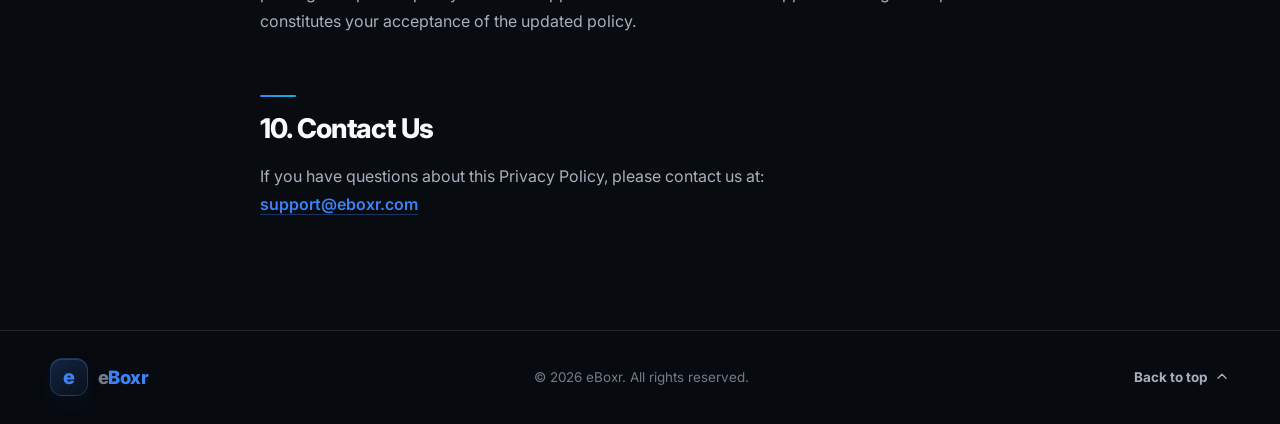
<file: card-wallet/privacy-policy.html>
<!DOCTYPE html>
<html lang="en">
<head>
  <meta charset="UTF-8">
  <meta name="viewport" content="width=device-width, initial-scale=1, viewport-fit=cover">
  <script>document.documentElement.classList.add('js')</script>

  <link rel="icon" href="/favicon.ico" sizes="any">
  <link rel="icon" type="image/png" sizes="32x32" href="../assets/favicon/favicon-32x32.png">
  <link rel="icon" type="image/png" sizes="16x16" href="../assets/favicon/favicon-16x16.png">
  <link rel="apple-touch-icon" href="../assets/favicon/apple-touch-icon.png">
  <link rel="manifest" href="../assets/favicon/site.webmanifest">
  <meta name="theme-color" content="#080b10">

  <title>Rewards Card Wallet — Privacy Policy</title>
  <meta name="description" content="Privacy Policy for Rewards Card Wallet, an iOS app by eBoxr for storing loyalty and rewards cards. Learn what data we collect, how it is encrypted, and your rights.">
  <meta name="robots" content="index, follow">
  <link rel="canonical" href="https://eboxr.com/card-wallet/privacy-policy.html">

  <!-- Open Graph -->
  <meta property="og:type" content="article">
  <meta property="og:title" content="Rewards Card Wallet — Privacy Policy">
  <meta property="og:description" content="How Rewards Card Wallet collects, uses, and protects your information. AES-256 encryption, no analytics, no tracking.">
  <meta property="og:url" content="https://eboxr.com/card-wallet/privacy-policy.html">
  <meta property="og:site_name" content="eBoxr">
  <meta property="og:image" content="https://eboxr.com/assets/images/card-wallet-screenshot.png">
  <meta property="og:locale" content="en_US">

  <!-- Twitter Card -->
  <meta name="twitter:card" content="summary">
  <meta name="twitter:title" content="Rewards Card Wallet — Privacy Policy">
  <meta name="twitter:description" content="How Rewards Card Wallet collects, uses, and protects your information.">

  <!-- Google Fonts: Inter (variable, 100-900) -->
  <link rel="preconnect" href="https://fonts.googleapis.com">
  <link rel="preconnect" href="https://fonts.gstatic.com" crossorigin>
  <link href="https://fonts.googleapis.com/css2?family=Inter:wght@100..900&display=swap" rel="stylesheet">

  <!-- Design system + sub-page styles (order matters: subpage.css overrides .reveal) -->
  <!-- Bump ?v= on every deploy to bypass browser cache (GitHub Pages: max-age=600). -->
  <link rel="stylesheet" href="../css/style.css?v=20260714">
  <link rel="stylesheet" href="../css/subpage.css?v=20260714">
</head>
<body>
  <a class="skip-link" href="#main">Skip to content</a>

  <!-- ======================== HEADER ======================== -->
  <header class="site-header" id="site-header">
    <div class="container header-inner">
      <a class="brand" href="../index.html#card-wallet" aria-label="Rewards Card Wallet — back to eBoxr">
        <img class="brand-app-icon" src="../assets/images/card-wallet-icon.png" alt="" width="34" height="34">
        <span class="brand-word">Rewards Card <span>Wallet</span></span>
      </a>

      <nav class="desktop-nav" aria-label="Card Wallet pages">
        <a href="support.html">Support</a>
        <a href="privacy-policy.html" class="active" aria-current="page">Privacy Policy</a>
      </nav>

      <a class="header-cta" href="../index.html#home">
        <svg width="16" height="16" viewBox="0 0 24 24" fill="none" aria-hidden="true">
          <path d="M19 12H5M11 18l-6-6 6-6" stroke="currentColor" stroke-width="2" stroke-linecap="round" stroke-linejoin="round"/>
        </svg>
        Back to eBoxr
      </a>

      <button class="menu-toggle" id="menu-toggle" type="button"
              aria-label="Open navigation menu" aria-expanded="false" aria-controls="mobile-menu">
        <span></span>
        <span></span>
        <span></span>
      </button>
    </div>
  </header>

  <!-- ======================== MOBILE NAV ======================== -->
  <nav class="mobile-menu" id="mobile-menu" aria-label="Mobile navigation" aria-hidden="true">
    <a href="support.html">Support</a>
    <a href="privacy-policy.html" class="active" aria-current="page">Privacy Policy</a>
    <a href="../index.html#home">Back to eBoxr</a>
  </nav>

  <main id="main" class="subpage-main">
    <div class="container">

      <!-- ======================== PAGE HEADER ======================== -->
      <div class="subpage-hero reveal">
        <img class="app-icon" src="../assets/images/card-wallet-icon.png" alt="Rewards Card Wallet icon" width="64" height="64">
        <div>
          <h1 class="subpage-title">Privacy Policy</h1>
          <p class="subpage-meta"><strong>Rewards Card Wallet</strong><br>
          Effective date: February 22, 2026</p>
        </div>
      </div>

      <!-- ======================== PROSE ======================== -->
      <div class="prose">
        <p class="reveal">Rewards Card Wallet ("the App", "we", "us") is developed by eBoxr. This Privacy Policy describes how we collect, use, and protect your information when you use our iOS application. The App is designed for storing loyalty and rewards cards only — it is not a payment application and cannot be used to make financial transactions.</p>

        <h2 class="reveal">1. Information We Collect</h2>

        <h3>Account Information</h3>
        <p>When you create an account, we collect:</p>
        <ul>
          <li>Email address (via email sign-up or Apple Sign In)</li>
          <li>Password (hashed and stored securely; we never have access to your plaintext password)</li>
        </ul>

        <h3>Profile Information (Optional)</h3>
        <ul>
          <li>Display name</li>
          <li>Profile picture</li>
        </ul>

        <h3>Card Data</h3>
        <p>When you add cards to the App, we store:</p>
        <ul>
          <li>Card name, description, and color</li>
          <li>Card number (encrypted with AES-256-GCM; only the last 4 digits are stored unencrypted for display)</li>
          <li>Barcode type and value (encrypted)</li>
          <li>Expiration date</li>
          <li>Card status and preferences</li>
        </ul>

        <h3>Purchase Information</h3>
        <p>If you purchase the Pro upgrade, we store your Apple transaction ID and purchase date to verify your purchase status. We do not have access to your payment details — all payments are processed by Apple.</p>

        <h2 class="reveal">2. How We Use Your Information</h2>
        <p>We use your information solely to:</p>
        <ul>
          <li>Provide and maintain the App's functionality</li>
          <li>Store and display your cards securely</li>
          <li>Generate Apple Wallet passes for your cards</li>
          <li>Verify your purchase status</li>
          <li>Authenticate your identity</li>
        </ul>

        <h2 class="reveal">3. Data Storage and Security</h2>
        <p>Your data is stored on secure servers provided by <strong>Supabase</strong>, our backend infrastructure provider. Card numbers and barcode data are encrypted on your device before being transmitted to the server. Encryption keys are stored in your device's Keychain.</p>
        <p>We also support two-factor authentication (TOTP) for additional account security.</p>

        <h2 class="reveal">4. Third-Party Services</h2>
        <p>The App uses the following third-party services:</p>
        <ul>
          <li><strong>Supabase</strong> — database, authentication, and file storage (<a href="https://supabase.com/privacy" target="_blank" rel="noopener noreferrer">supabase.com/privacy</a>)</li>
          <li><strong>Clearbit Logo API</strong> — to display store logos based on store name. No personal data is shared with Clearbit.</li>
          <li><strong>Apple Services</strong> — Sign in with Apple, Apple Wallet (PassKit), and In-App Purchases (StoreKit)</li>
        </ul>

        <h2 class="reveal">5. What We Do Not Collect</h2>
        <ul>
          <li>We do not use analytics or tracking SDKs</li>
          <li>We do not collect device advertising identifiers</li>
          <li>We do not collect location data</li>
          <li>We do not sell, rent, or share your personal data with third parties</li>
        </ul>

        <h2 class="reveal">6. Camera and Photo Library</h2>
        <p>The App requests access to your camera to scan barcodes. Images are processed locally on your device and are not transmitted to any server. Photo library access is used only if you choose to set a profile picture.</p>

        <h2 class="reveal">7. Data Retention and Deletion</h2>
        <p>You can delete your account at any time from within the App. Deleting your account permanently removes all of your data, including your cards, profile, and subscription information, from our servers.</p>

        <h2 class="reveal">8. Children's Privacy</h2>
        <p>The App is not directed at children under 13. We do not knowingly collect personal information from children. If you believe a child has provided us with personal data, please contact us so we can delete it.</p>

        <h2 class="reveal">9. Changes to This Policy</h2>
        <p>We may update this Privacy Policy from time to time. We will notify you of any significant changes by posting the updated policy within the App. Your continued use of the App after changes are posted constitutes your acceptance of the updated policy.</p>

        <h2 class="reveal">10. Contact Us</h2>
        <p>If you have questions about this Privacy Policy, please contact us at:<br>
        <a href="mailto:support@eboxr.com">support@eboxr.com</a></p>
      </div>

    </div>
  </main>

  <!-- ======================== FOOTER (persistent, slim) ======================== -->
  <footer class="site-footer">
    <div class="container">
      <div class="footer-bottom">
        <a class="brand" href="../index.html" aria-label="eBoxr home">
          <span class="brand-mark" aria-hidden="true">e</span>
          <span class="brand-word">e<span>Boxr</span></span>
        </a>

        <p>© <span id="current-year">2026</span> eBoxr. All rights reserved.</p>

        <a class="back-to-top" href="#" data-scroll-top>
          Back to top
          <svg width="16" height="16" viewBox="0 0 24 24" fill="none" aria-hidden="true">
            <path d="m6 14 6-6 6 6" stroke="currentColor" stroke-width="2" stroke-linecap="round" stroke-linejoin="round"/>
          </svg>
        </a>
      </div>
    </div>
  </footer>

  <script src="../js/subpage.js?v=20260714"></script>
</body>
</html>
</file>
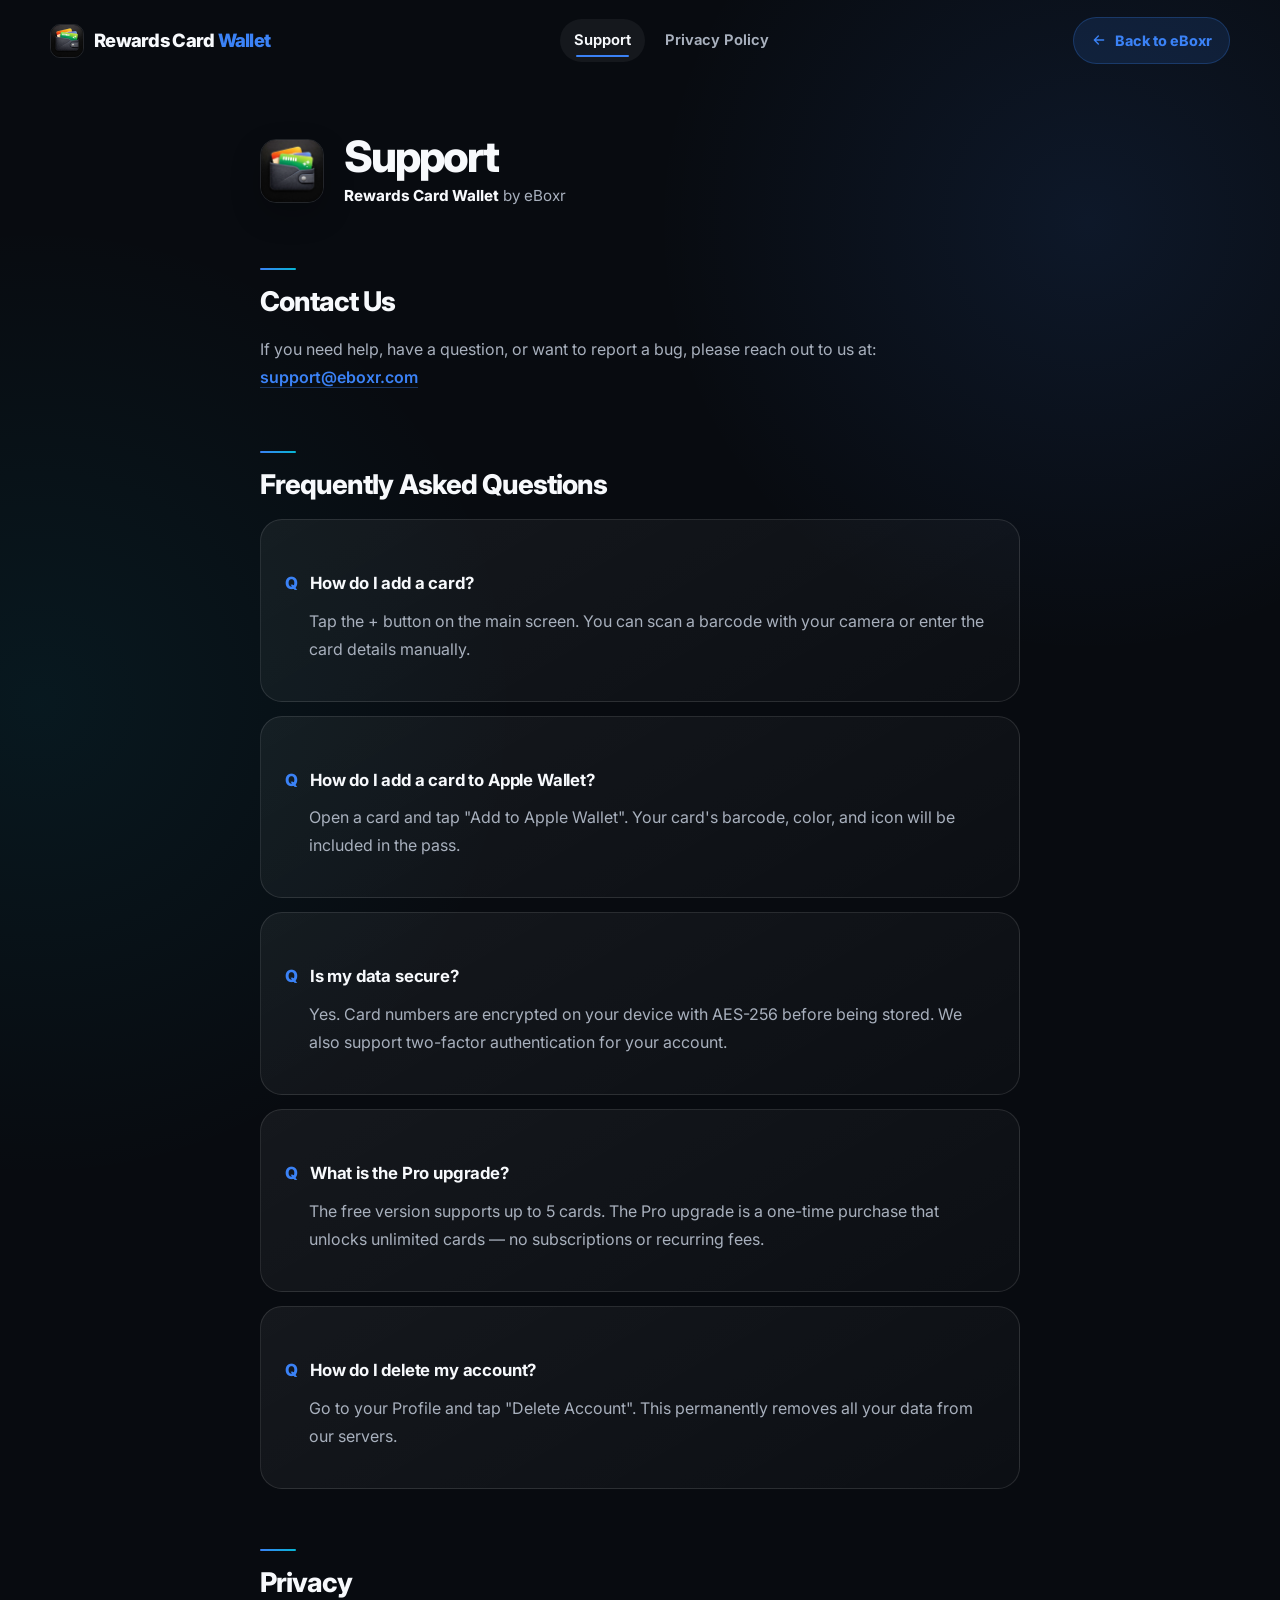
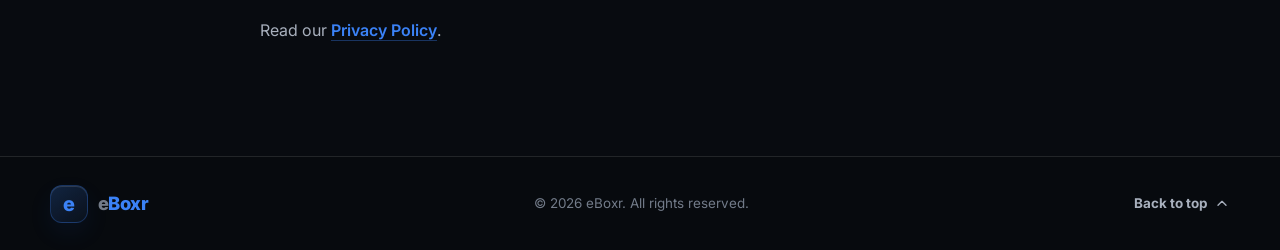
<file: card-wallet/support.html>
<!DOCTYPE html>
<html lang="en">
<head>
  <meta charset="UTF-8">
  <meta name="viewport" content="width=device-width, initial-scale=1, viewport-fit=cover">
  <script>document.documentElement.classList.add('js')</script>

  <link rel="icon" href="/favicon.ico" sizes="any">
  <link rel="icon" type="image/png" sizes="32x32" href="../assets/favicon/favicon-32x32.png">
  <link rel="icon" type="image/png" sizes="16x16" href="../assets/favicon/favicon-16x16.png">
  <link rel="apple-touch-icon" href="../assets/favicon/apple-touch-icon.png">
  <link rel="manifest" href="../assets/favicon/site.webmanifest">
  <meta name="theme-color" content="#080b10">

  <title>Rewards Card Wallet — Support</title>
  <meta name="description" content="Get help with Rewards Card Wallet. Contact support and find answers to frequently asked questions about adding cards, Apple Wallet, security, Pro, and account deletion.">
  <meta name="robots" content="index, follow">
  <link rel="canonical" href="https://eboxr.com/card-wallet/support.html">

  <!-- Open Graph -->
  <meta property="og:type" content="article">
  <meta property="og:title" content="Rewards Card Wallet — Support">
  <meta property="og:description" content="Contact support and find answers to frequently asked questions about Rewards Card Wallet.">
  <meta property="og:url" content="https://eboxr.com/card-wallet/support.html">
  <meta property="og:site_name" content="eBoxr">
  <meta property="og:image" content="https://eboxr.com/assets/images/card-wallet-screenshot.png">
  <meta property="og:locale" content="en_US">

  <!-- Twitter Card -->
  <meta name="twitter:card" content="summary">
  <meta name="twitter:title" content="Rewards Card Wallet — Support">
  <meta name="twitter:description" content="Contact support and find answers to frequently asked questions about Rewards Card Wallet.">

  <!-- Google Fonts: Inter (variable, 100-900) -->
  <link rel="preconnect" href="https://fonts.googleapis.com">
  <link rel="preconnect" href="https://fonts.gstatic.com" crossorigin>
  <link href="https://fonts.googleapis.com/css2?family=Inter:wght@100..900&display=swap" rel="stylesheet">

  <!-- Design system + sub-page styles (order matters: subpage.css overrides .reveal) -->
  <!-- Bump ?v= on every deploy to bypass browser cache (GitHub Pages: max-age=600). -->
  <link rel="stylesheet" href="../css/style.css?v=20260714">
  <link rel="stylesheet" href="../css/subpage.css?v=20260714">
</head>
<body>
  <a class="skip-link" href="#main">Skip to content</a>

  <!-- ======================== HEADER ======================== -->
  <header class="site-header" id="site-header">
    <div class="container header-inner">
      <a class="brand" href="../index.html#card-wallet" aria-label="Rewards Card Wallet — back to eBoxr">
        <img class="brand-app-icon" src="../assets/images/card-wallet-icon.png" alt="" width="34" height="34">
        <span class="brand-word">Rewards Card <span>Wallet</span></span>
      </a>

      <nav class="desktop-nav" aria-label="Card Wallet pages">
        <a href="support.html" class="active" aria-current="page">Support</a>
        <a href="privacy-policy.html">Privacy Policy</a>
      </nav>

      <a class="header-cta" href="../index.html#home">
        <svg width="16" height="16" viewBox="0 0 24 24" fill="none" aria-hidden="true">
          <path d="M19 12H5M11 18l-6-6 6-6" stroke="currentColor" stroke-width="2" stroke-linecap="round" stroke-linejoin="round"/>
        </svg>
        Back to eBoxr
      </a>

      <button class="menu-toggle" id="menu-toggle" type="button"
              aria-label="Open navigation menu" aria-expanded="false" aria-controls="mobile-menu">
        <span></span>
        <span></span>
        <span></span>
      </button>
    </div>
  </header>

  <!-- ======================== MOBILE NAV ======================== -->
  <nav class="mobile-menu" id="mobile-menu" aria-label="Mobile navigation" aria-hidden="true">
    <a href="support.html" class="active" aria-current="page">Support</a>
    <a href="privacy-policy.html">Privacy Policy</a>
    <a href="../index.html#home">Back to eBoxr</a>
  </nav>

  <main id="main" class="subpage-main">
    <div class="container">

      <!-- ======================== PAGE HEADER ======================== -->
      <div class="subpage-hero reveal">
        <img class="app-icon" src="../assets/images/card-wallet-icon.png" alt="Rewards Card Wallet icon" width="64" height="64">
        <div>
          <h1 class="subpage-title">Support</h1>
          <p class="subpage-meta"><strong>Rewards Card Wallet</strong> by eBoxr</p>
        </div>
      </div>

      <!-- ======================== CONTENT ======================== -->
      <div class="prose">
        <h2 class="reveal">Contact Us</h2>
        <p>If you need help, have a question, or want to report a bug, please reach out to us at:<br>
        <a href="mailto:support@eboxr.com">support@eboxr.com</a></p>

        <h2 class="reveal">Frequently Asked Questions</h2>

        <div class="faq-list">
          <article class="faq-card reveal" data-delay="0">
            <h3 class="faq-q">How do I add a card?</h3>
            <p class="faq-a">Tap the + button on the main screen. You can scan a barcode with your camera or enter the card details manually.</p>
          </article>

          <article class="faq-card reveal" data-delay="80">
            <h3 class="faq-q">How do I add a card to Apple Wallet?</h3>
            <p class="faq-a">Open a card and tap "Add to Apple Wallet". Your card's barcode, color, and icon will be included in the pass.</p>
          </article>

          <article class="faq-card reveal" data-delay="160">
            <h3 class="faq-q">Is my data secure?</h3>
            <p class="faq-a">Yes. Card numbers are encrypted on your device with AES-256 before being stored. We also support two-factor authentication for your account.</p>
          </article>

          <article class="faq-card reveal" data-delay="240">
            <h3 class="faq-q">What is the Pro upgrade?</h3>
            <p class="faq-a">The free version supports up to 5 cards. The Pro upgrade is a one-time purchase that unlocks unlimited cards — no subscriptions or recurring fees.</p>
          </article>

          <article class="faq-card reveal" data-delay="320">
            <h3 class="faq-q">How do I delete my account?</h3>
            <p class="faq-a">Go to your Profile and tap "Delete Account". This permanently removes all your data from our servers.</p>
          </article>
        </div>

        <h2 class="reveal">Privacy</h2>
        <p>Read our <a href="privacy-policy.html">Privacy Policy</a>.</p>
      </div>

    </div>
  </main>

  <!-- ======================== FOOTER (persistent, slim) ======================== -->
  <footer class="site-footer">
    <div class="container">
      <div class="footer-bottom">
        <a class="brand" href="../index.html" aria-label="eBoxr home">
          <span class="brand-mark" aria-hidden="true">e</span>
          <span class="brand-word">e<span>Boxr</span></span>
        </a>

        <p>© <span id="current-year">2026</span> eBoxr. All rights reserved.</p>

        <a class="back-to-top" href="#" data-scroll-top>
          Back to top
          <svg width="16" height="16" viewBox="0 0 24 24" fill="none" aria-hidden="true">
            <path d="m6 14 6-6 6 6" stroke="currentColor" stroke-width="2" stroke-linecap="round" stroke-linejoin="round"/>
          </svg>
        </a>
      </div>
    </div>
  </footer>

  <script src="../js/subpage.js?v=20260714"></script>
</body>
</html>
</file>
<file: css/style.css>
/* =========================================================
   eBoxr — design system (ported from eboxr.html, recolored blue)
   ========================================================= */

:root {
  color-scheme: dark;

  --page: #080b10;
  --page-soft: #0c1017;
  --surface: rgba(255, 255, 255, 0.055);
  --surface-strong: rgba(255, 255, 255, 0.09);
  --surface-hover: rgba(255, 255, 255, 0.12);

  --text: #f7f9fc;
  --text-soft: #a8b0bd;
  --text-faint: #727b89;

  --line: rgba(255, 255, 255, 0.11);
  --line-strong: rgba(255, 255, 255, 0.2);

  --accent: #3b82f6;
  --accent-strong: #2563eb;
  --accent-soft: rgba(59, 130, 246, 0.13);
  --cyan: #06b6d4;

  --shadow-sm: 0 12px 30px rgba(0, 0, 0, 0.22);
  --shadow-lg: 0 30px 100px rgba(0, 0, 0, 0.42);

  --radius-sm: 14px;
  --radius-md: 22px;
  --radius-lg: 32px;
  --radius-pill: 999px;

  --container: 1180px;
  --header-height: 82px;
  --footer-height: 76px;

  --ease: cubic-bezier(0.22, 1, 0.36, 1);
}

/* =========================================================
   Reset and base styles
   ========================================================= */

*,
*::before,
*::after {
  box-sizing: border-box;
}

html {
  scroll-behavior: auto;
  scroll-padding-top: calc(var(--header-height) + 24px);
}

body {
  display: flex;
  flex-direction: column;
  min-height: 100svh;
  min-width: 320px;
  margin: 0;
  overflow-x: hidden;
  background:
    radial-gradient(
      circle at 85% 12%,
      rgba(59, 130, 246, 0.11),
      transparent 27rem
    ),
    radial-gradient(
      circle at 3% 38%,
      rgba(6, 182, 212, 0.08),
      transparent 30rem
    ),
    var(--page);
  color: var(--text);
  font-family:
    Inter,
    ui-sans-serif,
    system-ui,
    -apple-system,
    BlinkMacSystemFont,
    "Segoe UI",
    sans-serif;
  font-size: 16px;
  line-height: 1.6;
  -webkit-font-smoothing: antialiased;
  text-rendering: optimizeLegibility;
}

body.menu-open {
  overflow: hidden;
}

main {
  flex: 1;
}

img,
svg {
  display: block;
  max-width: 100%;
}

img {
  height: auto;
}

button,
a {
  -webkit-tap-highlight-color: transparent;
}

button {
  font: inherit;
}

a {
  color: inherit;
  text-decoration: none;
}

::selection {
  background: var(--accent);
  color: #ffffff;
}

:focus-visible {
  outline: 3px solid rgba(59, 130, 246, 0.72);
  outline-offset: 4px;
}

/* Headings focused programmatically on page change (for SR announcement) use
   tabindex="-1" — they're not keyboard tab targets, so suppress the visible
   outline that would otherwise ring the title after each click. */
[tabindex="-1"]:focus,
[tabindex="-1"]:focus-visible {
  outline: none;
}

.container {
  width: min(calc(100% - 40px), var(--container));
  margin-inline: auto;
}

.skip-link {
  position: fixed;
  z-index: 1000;
  top: 12px;
  left: 12px;
  padding: 10px 16px;
  border-radius: var(--radius-pill);
  background: var(--text);
  color: var(--page);
  font-weight: 750;
  transform: translateY(-160%);
  transition: transform 180ms ease;
}

.skip-link:focus {
  transform: translateY(0);
}

.eyebrow {
  display: inline-flex;
  align-items: center;
  gap: 9px;
  margin-bottom: 18px;
  color: var(--accent);
  font-size: 0.78rem;
  font-weight: 800;
  letter-spacing: 0.15em;
  text-transform: uppercase;
}

.eyebrow::before {
  width: 28px;
  height: 1px;
  background: currentColor;
  content: "";
}

.section-heading {
  max-width: 760px;
  margin-bottom: 52px;
}

.section-heading h2 {
  margin: 0 0 16px;
  font-size: clamp(2.2rem, 5vw, 4.6rem);
  font-weight: 780;
  letter-spacing: -0.055em;
  line-height: 0.98;
}

.section-heading p {
  max-width: 650px;
  margin: 0;
  color: var(--text-soft);
  font-size: clamp(1rem, 2vw, 1.2rem);
}

.section {
  position: relative;
  padding-top: calc(var(--header-height) + 40px);
  padding-bottom: 70px;
}

.section-divider {
  width: min(calc(100% - 40px), var(--container));
  height: 1px;
  margin: 0 auto;
  border: 0;
  background: linear-gradient(
    90deg,
    transparent,
    var(--line-strong),
    transparent
  );
}

/* =========================================================
   Virtual pages (SPA) — one section visible at a time
   ========================================================= */

.page {
  min-height: calc(100svh - var(--footer-height));
}

/* :not(.page-active) gives this higher specificity than .hero/.section,
   so inactive pages (including the hero) actually hide. */
.page:not(.page-active) {
  display: none;
}

.page.page-active {
  display: block;
}

/* Hero keeps its grid layout when active (2-class specificity beats .page-active). */
.hero.page-active {
  display: grid;
}

.page.page-exiting {
  animation: pageExit 0.25s ease forwards;
}

@keyframes pageExit {
  from {
    opacity: 1;
    transform: translateY(0);
  }

  to {
    opacity: 0;
    transform: translateY(-10px);
  }
}

/* =========================================================
   Header
   ========================================================= */

.site-header {
  position: fixed;
  z-index: 100;
  top: 0;
  right: 0;
  left: 0;
  height: var(--header-height);
  border-bottom: 1px solid transparent;
  transition:
    background-color 250ms ease,
    border-color 250ms ease,
    backdrop-filter 250ms ease;
}

.site-header.scrolled {
  border-color: var(--line);
  background: rgba(8, 11, 16, 0.78);
  backdrop-filter: blur(22px) saturate(145%);
}

.header-inner {
  display: flex;
  align-items: center;
  justify-content: space-between;
  height: 100%;
}

.brand {
  display: inline-flex;
  align-items: center;
  gap: 10px;
  font-weight: 820;
  letter-spacing: -0.045em;
}

.brand-mark {
  display: grid;
  width: 38px;
  height: 38px;
  place-items: center;
  border: 1px solid rgba(59, 130, 246, 0.28);
  border-radius: 12px;
  background: linear-gradient(
    145deg,
    rgba(59, 130, 246, 0.22),
    rgba(59, 130, 246, 0.06)
  );
  box-shadow:
    inset 0 1px rgba(255, 255, 255, 0.12),
    0 10px 24px rgba(37, 99, 235, 0.08);
  color: var(--accent);
  font-size: 1.25rem;
}

.brand-word {
  font-size: 1.15rem;
}

.brand-word span {
  color: var(--accent);
}

.desktop-nav {
  display: flex;
  align-items: center;
  gap: 6px;
}

.desktop-nav a {
  position: relative;
  padding: 10px 14px;
  border-radius: var(--radius-pill);
  color: var(--text-soft);
  font-size: 0.92rem;
  font-weight: 650;
  transition:
    color 180ms ease,
    background-color 180ms ease;
}

.desktop-nav a:hover,
.desktop-nav a.active {
  background: var(--surface);
  color: var(--text);
}

.desktop-nav a.active::after {
  position: absolute;
  right: 16px;
  bottom: 5px;
  left: 16px;
  height: 2px;
  border-radius: var(--radius-pill);
  background: var(--accent);
  content: "";
}

.header-cta {
  display: inline-flex;
  align-items: center;
  gap: 8px;
  padding: 11px 17px;
  border: 1px solid rgba(59, 130, 246, 0.25);
  border-radius: var(--radius-pill);
  background: var(--accent-soft);
  color: var(--accent);
  font-size: 0.9rem;
  font-weight: 750;
  transition:
    transform 180ms var(--ease),
    background-color 180ms ease;
}

.header-cta:hover {
  background: rgba(59, 130, 246, 0.2);
  transform: translateY(-2px);
}

.menu-toggle {
  display: none;
  width: 44px;
  height: 44px;
  padding: 0;
  border: 1px solid var(--line);
  border-radius: 14px;
  background: var(--surface);
  color: var(--text);
  cursor: pointer;
}

.menu-toggle span {
  display: block;
  width: 19px;
  height: 1.5px;
  margin: 5px auto;
  border-radius: 10px;
  background: currentColor;
  transition:
    transform 220ms var(--ease),
    opacity 160ms ease;
}

.menu-toggle[aria-expanded="true"] span:first-child {
  transform: translateY(6.5px) rotate(45deg);
}

.menu-toggle[aria-expanded="true"] span:nth-child(2) {
  opacity: 0;
}

.menu-toggle[aria-expanded="true"] span:last-child {
  transform: translateY(-6.5px) rotate(-45deg);
}

.mobile-menu {
  position: fixed;
  z-index: 90;
  inset: var(--header-height) 0 auto;
  display: grid;
  padding: 18px 20px 28px;
  border-bottom: 1px solid var(--line);
  background: rgba(8, 11, 16, 0.97);
  backdrop-filter: blur(20px);
  opacity: 0;
  pointer-events: none;
  transform: translateY(-16px);
  transition:
    opacity 200ms ease,
    transform 260ms var(--ease);
}

.mobile-menu.open {
  opacity: 1;
  pointer-events: auto;
  transform: translateY(0);
}

.mobile-menu a {
  padding: 15px 6px;
  border-bottom: 1px solid var(--line);
  color: var(--text-soft);
  font-size: 1.08rem;
  font-weight: 700;
}

.mobile-menu a:last-child {
  border-bottom: 0;
  color: var(--accent);
}

/* =========================================================
   Hero
   ========================================================= */

.hero {
  position: relative;
  display: grid;
  padding-top: calc(var(--header-height) + 60px);
  padding-bottom: 70px;
  align-items: center;
  overflow: hidden;
}

.hero::before {
  position: absolute;
  z-index: -2;
  top: 16%;
  right: -15%;
  width: min(54vw, 760px);
  aspect-ratio: 1;
  border: 1px solid rgba(59, 130, 246, 0.12);
  border-radius: 50%;
  background:
    radial-gradient(
      circle,
      rgba(59, 130, 246, 0.13),
      rgba(59, 130, 246, 0.02) 48%,
      transparent 70%
    );
  content: "";
  filter: blur(1px);
}

.hero::after {
  position: absolute;
  z-index: -1;
  inset: 0;
  background-image:
    linear-gradient(rgba(255, 255, 255, 0.018) 1px, transparent 1px),
    linear-gradient(90deg, rgba(255, 255, 255, 0.018) 1px, transparent 1px);
  background-size: 72px 72px;
  content: "";
  mask-image: linear-gradient(to bottom, black, transparent 86%);
}

.hero-grid {
  display: grid;
  grid-template-columns: minmax(0, 1.05fr) minmax(340px, 0.72fr);
  gap: 70px;
  align-items: center;
}

.hero-copy {
  position: relative;
  z-index: 2;
}

.hero-badge {
  display: inline-flex;
  align-items: center;
  gap: 10px;
  margin-bottom: 26px;
  padding: 8px 13px;
  border: 1px solid rgba(59, 130, 246, 0.2);
  border-radius: var(--radius-pill);
  background: rgba(59, 130, 246, 0.07);
  color: var(--text-soft);
  font-size: 0.83rem;
  font-weight: 650;
}

.status-dot {
  position: relative;
  width: 8px;
  height: 8px;
  border-radius: 50%;
  background: var(--accent);
  box-shadow: 0 0 0 5px rgba(59, 130, 246, 0.1);
}

.hero h1 {
  max-width: 850px;
  margin: 0;
  font-size: clamp(3.5rem, 8.2vw, 7.7rem);
  font-weight: 820;
  letter-spacing: -0.075em;
  line-height: 0.87;
}

.hero h1 .accent-line {
  display: block;
  color: var(--accent);
}

.hero-lead {
  max-width: 580px;
  margin: 32px 0 0;
  color: var(--text-soft);
  font-size: clamp(1.1rem, 2vw, 1.35rem);
  line-height: 1.55;
}

.hero-actions {
  display: flex;
  flex-wrap: wrap;
  gap: 12px;
  margin-top: 38px;
}

.button {
  display: inline-flex;
  min-height: 50px;
  align-items: center;
  justify-content: center;
  gap: 10px;
  padding: 13px 20px;
  border: 1px solid transparent;
  border-radius: var(--radius-pill);
  font-size: 0.95rem;
  font-weight: 760;
  cursor: pointer;
  transition:
    transform 190ms var(--ease),
    background-color 190ms ease,
    border-color 190ms ease,
    color 190ms ease;
}

.button:hover {
  transform: translateY(-3px);
}

/* Contrast fix: white text on a darker blue (passes WCAG AA for normal text).
   --accent (#3b82f6) is too light for white text, so the filled button uses
   #2563eb / #1d4ed8 instead. --accent is reserved for text-on-dark and
   decorative surfaces (glows, icons, focus rings, gradient text). */
.button-primary {
  background: #2563eb;
  color: #ffffff;
  box-shadow: 0 16px 40px rgba(37, 99, 235, 0.2);
}

.button-primary:hover {
  background: #1d4ed8;
  color: #ffffff;
}

.button-secondary {
  border-color: var(--line);
  background: var(--surface);
  color: var(--text);
}

.button-secondary:hover {
  border-color: var(--line-strong);
  background: var(--surface-hover);
}

.hero-visual {
  position: relative;
  min-height: 500px;
}

.orbit {
  position: absolute;
  border: 1px solid rgba(255, 255, 255, 0.085);
  border-radius: 50%;
}

.orbit-one {
  inset: 3% 2% 5% 8%;
  animation: rotate 28s linear infinite;
}

.orbit-two {
  inset: 14% 13% 16% 19%;
  border-style: dashed;
  animation: rotate-reverse 22s linear infinite;
}

.orbit-dot {
  position: absolute;
  top: 8%;
  left: 63%;
  width: 11px;
  height: 11px;
  border-radius: 50%;
  background: var(--accent);
  box-shadow:
    0 0 0 7px rgba(59, 130, 246, 0.1),
    0 0 30px rgba(59, 130, 246, 0.7);
}

.code-card {
  position: absolute;
  top: 13%;
  right: 3%;
  width: min(100%, 420px);
  padding: 22px;
  border: 1px solid var(--line);
  border-radius: 26px;
  background: rgba(13, 17, 24, 0.72);
  box-shadow: var(--shadow-lg);
  backdrop-filter: blur(18px);
  transform: rotate(3deg);
}

.code-card-header {
  display: flex;
  align-items: center;
  justify-content: space-between;
  margin-bottom: 20px;
}

.window-dots {
  display: flex;
  gap: 7px;
}

.window-dots span {
  width: 8px;
  height: 8px;
  border-radius: 50%;
  background: var(--text-faint);
}

.window-dots span:first-child {
  background: #ff6c63;
}

.window-dots span:nth-child(2) {
  background: #ffbd45;
}

.window-dots span:last-child {
  background: var(--accent);
}

.code-label {
  color: var(--text-faint);
  font-family: ui-monospace, SFMono-Regular, Menlo, Monaco, monospace;
  font-size: 0.72rem;
}

.code-lines {
  display: grid;
  gap: 12px;
}

.code-line {
  display: flex;
  align-items: center;
  gap: 12px;
}

.line-number {
  width: 18px;
  color: #4d5665;
  font-family: ui-monospace, SFMono-Regular, Menlo, Monaco, monospace;
  font-size: 0.72rem;
  text-align: right;
}

.line-content {
  height: 8px;
  border-radius: var(--radius-pill);
  background: rgba(255, 255, 255, 0.1);
}

.line-green {
  background: rgba(59, 130, 246, 0.78);
}

.line-blue {
  background: rgba(6, 182, 212, 0.68);
}

.line-orange {
  background: rgba(129, 140, 248, 0.6);
}

.floating-tag {
  position: absolute;
  bottom: 18%;
  left: 0;
  display: flex;
  align-items: center;
  gap: 11px;
  padding: 14px 18px;
  border: 1px solid var(--line);
  border-radius: var(--radius-pill);
  background: rgba(15, 19, 27, 0.82);
  box-shadow: var(--shadow-sm);
  color: var(--text-soft);
  font-size: 0.9rem;
  font-weight: 650;
  backdrop-filter: blur(14px);
  animation: float 5s var(--ease) infinite;
}

.floating-tag svg {
  width: 19px;
  color: var(--accent);
}

.scroll-cue {
  position: absolute;
  bottom: 26px;
  left: 50%;
  display: flex;
  align-items: center;
  gap: 10px;
  color: var(--text-faint);
  font-size: 0.76rem;
  font-weight: 700;
  letter-spacing: 0.1em;
  text-transform: uppercase;
  transform: translateX(-50%);
}

.scroll-cue span {
  display: grid;
  width: 28px;
  height: 42px;
  place-items: start center;
  padding-top: 8px;
  border: 1px solid var(--line-strong);
  border-radius: var(--radius-pill);
}

.scroll-cue span::before {
  width: 4px;
  height: 8px;
  border-radius: var(--radius-pill);
  background: var(--accent);
  content: "";
  animation: scroll-dot 1.8s ease-in-out infinite;
}

/* =========================================================
   About
   ========================================================= */

.about-grid {
  display: grid;
  grid-template-columns: 1.1fr 0.9fr;
  gap: 70px;
  align-items: start;
}

.about-copy p {
  margin: 0 0 18px;
  color: var(--text-soft);
  font-size: clamp(1.05rem, 2vw, 1.23rem);
  line-height: 1.75;
}

.about-copy p:first-of-type {
  color: var(--text);
  font-size: clamp(1.35rem, 2.6vw, 1.9rem);
  line-height: 1.45;
}

.metrics {
  display: grid;
  grid-template-columns: repeat(2, 1fr);
  gap: 14px;
}

.metric {
  position: relative;
  min-height: 180px;
  padding: 24px;
  overflow: hidden;
  border: 1px solid var(--line);
  border-radius: var(--radius-md);
  background: linear-gradient(
    150deg,
    rgba(255, 255, 255, 0.075),
    rgba(255, 255, 255, 0.025)
  );
  box-shadow: var(--shadow-sm);
}

.metric::after {
  position: absolute;
  right: -50px;
  bottom: -60px;
  width: 130px;
  height: 130px;
  border-radius: 50%;
  background: var(--accent-soft);
  content: "";
  filter: blur(6px);
}

.metric-value {
  position: relative;
  z-index: 1;
  display: block;
  margin-bottom: 8px;
  color: var(--accent);
  font-size: clamp(2rem, 5vw, 3.2rem);
  font-weight: 820;
  letter-spacing: -0.055em;
  line-height: 1;
}

.metric-label {
  position: relative;
  z-index: 1;
  color: var(--text-soft);
  font-size: 0.92rem;
  font-weight: 700;
}

.metric-wide {
  grid-column: 1 / -1;
  min-height: 125px;
}

.quality-bar {
  position: relative;
  z-index: 1;
  height: 7px;
  margin-top: 24px;
  overflow: hidden;
  border-radius: var(--radius-pill);
  background: rgba(255, 255, 255, 0.08);
}

.quality-bar span {
  display: block;
  width: 100%;
  height: 100%;
  border-radius: inherit;
  background: linear-gradient(90deg, var(--accent-strong), var(--accent));
  transform-origin: left;
}

/* =========================================================
   Services
   ========================================================= */

.services-grid {
  display: grid;
  grid-template-columns: repeat(3, 1fr);
  gap: 18px;
}

.service-card {
  position: relative;
  min-height: 340px;
  padding: 30px;
  overflow: hidden;
  border: 1px solid var(--line);
  border-radius: var(--radius-md);
  background: var(--surface);
  transition:
    transform 250ms var(--ease),
    border-color 250ms ease,
    background-color 250ms ease;
}

.service-card:hover {
  border-color: rgba(59, 130, 246, 0.32);
  background: rgba(255, 255, 255, 0.075);
  transform: translateY(-8px);
}

.service-number {
  position: absolute;
  top: 20px;
  right: 24px;
  color: rgba(255, 255, 255, 0.13);
  font-size: 3.5rem;
  font-weight: 850;
  letter-spacing: -0.08em;
  line-height: 1;
}

.service-icon {
  display: grid;
  width: 54px;
  height: 54px;
  margin-bottom: 72px;
  place-items: center;
  border: 1px solid rgba(59, 130, 246, 0.22);
  border-radius: 17px;
  background: var(--accent-soft);
  color: var(--accent);
}

.service-icon svg {
  width: 25px;
  height: 25px;
}

.service-card h3 {
  margin: 0 0 14px;
  font-size: 1.42rem;
  letter-spacing: -0.035em;
}

.service-card p {
  margin: 0;
  color: var(--text-soft);
  line-height: 1.7;
}

/* =========================================================
   Featured app
   ========================================================= */

.app-section {
  overflow: hidden;
}

.app-panel {
  position: relative;
  display: grid;
  grid-template-columns: 0.86fr 1.14fr;
  min-height: 670px;
  overflow: hidden;
  border: 1px solid var(--line);
  border-radius: var(--radius-lg);
  background:
    radial-gradient(
      circle at 25% 20%,
      rgba(59, 130, 246, 0.09),
      transparent 25rem
    ),
    #0b0e15;
  box-shadow: var(--shadow-lg);
}

.app-copy {
  position: relative;
  z-index: 2;
  display: flex;
  flex-direction: column;
  justify-content: center;
  padding: clamp(34px, 6vw, 76px);
}

.platform-label {
  display: inline-flex;
  width: max-content;
  align-items: center;
  gap: 8px;
  margin-bottom: 20px;
  padding: 7px 12px;
  border: 1px solid var(--line);
  border-radius: var(--radius-pill);
  color: var(--text-soft);
  font-size: 0.78rem;
  font-weight: 760;
  letter-spacing: 0.08em;
  text-transform: uppercase;
}

.platform-label svg {
  width: 15px;
  height: 15px;
  color: var(--text);
}

.app-copy h2 {
  margin: 0 0 20px;
  font-size: clamp(2.5rem, 5vw, 5.2rem);
  letter-spacing: -0.065em;
  line-height: 0.95;
}

.app-copy > p {
  margin: 0;
  color: var(--text-soft);
  font-size: 1.08rem;
  line-height: 1.75;
}

.feature-list {
  display: grid;
  gap: 13px;
  margin: 30px 0 0;
  padding: 0;
  list-style: none;
}

.feature-list li {
  display: flex;
  align-items: flex-start;
  gap: 12px;
  color: var(--text-soft);
}

.feature-list svg {
  flex: 0 0 auto;
  width: 20px;
  margin-top: 3px;
  color: var(--accent);
}

.app-actions {
  display: flex;
  flex-wrap: wrap;
  align-items: center;
  gap: 11px;
  margin-top: 34px;
}

/* Official Apple App Store badge (SVG asset) — kept per recent intentional
   switch (commit 686a332). Replaces eboxr.html's custom app-store button. */
.app-store-badge {
  display: inline-flex;
  align-items: center;
  transition: transform 180ms var(--ease);
}

.app-store-badge:hover {
  transform: translateY(-3px);
}

.app-store-badge img {
  height: 48px;
  width: auto;
}

.text-link {
  display: inline-flex;
  align-items: center;
  gap: 8px;
  padding: 12px 4px;
  color: var(--text-soft);
  font-size: 0.9rem;
  font-weight: 700;
  transition: color 180ms ease;
}

.text-link:hover {
  color: var(--accent);
}

.app-visual {
  position: relative;
  min-height: 620px;
  overflow: hidden;
}

.app-glow {
  position: absolute;
  inset: 17% 8% 8% 15%;
  border-radius: 50%;
  background: rgba(59, 130, 246, 0.15);
  filter: blur(90px);
}

.app-screenshot {
  position: absolute;
  top: 50%;
  left: 50%;
  width: 900px;
  max-width: none;
  border-radius: 24px;
  box-shadow: 0 36px 90px rgba(0, 0, 0, 0.5);
  transform: translate(-41%, -50%) rotate(-2deg);
  transition: transform 700ms var(--ease);
}

.app-panel:hover .app-screenshot {
  transform: translate(-43%, -50%) rotate(0deg) scale(1.015);
}

/* =========================================================
   Team
   ========================================================= */

.team-grid {
  display: grid;
  grid-template-columns: repeat(2, 1fr);
  gap: 22px;
}

.team-card {
  display: grid;
  grid-template-columns: 210px 1fr;
  min-height: 380px;
  overflow: hidden;
  border: 1px solid var(--line);
  border-radius: var(--radius-md);
  background: var(--surface);
  transition:
    transform 250ms var(--ease),
    border-color 250ms ease;
}

.team-card:hover {
  border-color: rgba(59, 130, 246, 0.28);
  transform: translateY(-7px);
}

.team-photo {
  position: relative;
  min-height: 100%;
  overflow: hidden;
  background: var(--page-soft);
}

.team-photo::after {
  position: absolute;
  inset: 0;
  background: linear-gradient(
    180deg,
    transparent 50%,
    rgba(8, 11, 16, 0.48)
  );
  content: "";
}

.team-photo img {
  width: 100%;
  height: 100%;
  object-fit: cover;
  transition: transform 700ms var(--ease);
}

.team-card:hover .team-photo img {
  transform: scale(1.045);
}

.team-content {
  display: flex;
  flex-direction: column;
  padding: 30px;
}

.team-content h3 {
  margin: 0 0 5px;
  font-size: 1.85rem;
  letter-spacing: -0.045em;
}

.team-role {
  margin: 0 0 20px;
  color: var(--accent);
  font-size: 0.86rem;
  font-weight: 760;
}

.team-bio {
  margin: 0;
  color: var(--text-soft);
  line-height: 1.7;
}

.social-links {
  display: flex;
  flex-wrap: wrap;
  gap: 8px;
  margin-top: auto;
  padding-top: 26px;
}

.social-link {
  display: inline-flex;
  width: 39px;
  height: 39px;
  align-items: center;
  justify-content: center;
  border: 1px solid var(--line);
  border-radius: 12px;
  background: rgba(255, 255, 255, 0.035);
  color: var(--text-soft);
  transition:
    color 180ms ease,
    border-color 180ms ease,
    background-color 180ms ease,
    transform 180ms var(--ease);
}

.social-link:hover {
  border-color: rgba(59, 130, 246, 0.3);
  background: var(--accent-soft);
  color: var(--accent);
  transform: translateY(-2px);
}

.social-link svg {
  width: 18px;
  height: 18px;
}

/* =========================================================
   Footer
   ========================================================= */

.site-footer {
  padding: 22px 0;
  border-top: 1px solid var(--line);
  background: rgba(0, 0, 0, 0.12);
}

.footer-bottom {
  display: flex;
  align-items: center;
  justify-content: space-between;
  gap: 20px;
  color: var(--text-faint);
  font-size: 0.84rem;
}

.back-to-top {
  display: inline-flex;
  align-items: center;
  gap: 7px;
  color: var(--text-soft);
  font-weight: 700;
}

.back-to-top:hover {
  color: var(--accent);
}

/* =========================================================
   Reveal animation
   ========================================================= */

.reveal {
  opacity: 0;
  transform: translateY(28px);
  transition:
    opacity 700ms var(--ease),
    transform 700ms var(--ease);
}

.reveal.visible {
  opacity: 1;
  transform: translateY(0);
}

.delay-1 {
  transition-delay: 90ms;
}

.delay-2 {
  transition-delay: 180ms;
}

/* =========================================================
   Animations
   ========================================================= */

@keyframes rotate {
  to {
    transform: rotate(360deg);
  }
}

@keyframes rotate-reverse {
  to {
    transform: rotate(-360deg);
  }
}

@keyframes float {
  0%,
  100% {
    transform: translateY(0);
  }

  50% {
    transform: translateY(-10px);
  }
}

@keyframes scroll-dot {
  0% {
    opacity: 0;
    transform: translateY(0);
  }

  30% {
    opacity: 1;
  }

  80% {
    opacity: 0;
    transform: translateY(15px);
  }

  100% {
    opacity: 0;
    transform: translateY(15px);
  }
}

/* =========================================================
   Responsive styles
   ========================================================= */

@media (max-width: 1050px) {
  .hero-grid {
    grid-template-columns: 1fr 0.75fr;
    gap: 35px;
  }

  .team-card {
    grid-template-columns: 170px 1fr;
  }

  .team-content {
    padding: 25px;
  }
}

@media (max-width: 900px) {
  :root {
    --header-height: 72px;
  }

  .desktop-nav,
  .header-cta {
    display: none;
  }

  .menu-toggle {
    display: block;
  }

  .hero {
    min-height: auto;
    padding-top: calc(var(--header-height) + 95px);
    padding-bottom: 110px;
  }

  .hero-grid,
  .about-grid,
  .app-panel {
    grid-template-columns: 1fr;
  }

  .hero-visual {
    min-height: 420px;
  }

  .code-card {
    right: 10%;
    width: min(80%, 430px);
  }

  .floating-tag {
    bottom: 10%;
    left: 7%;
  }

  .scroll-cue {
    display: none;
  }

  .services-grid {
    grid-template-columns: 1fr;
  }

  .service-card {
    min-height: 275px;
  }

  .service-icon {
    margin-bottom: 45px;
  }

  .app-panel {
    min-height: auto;
  }

  .app-visual {
    min-height: 520px;
  }

  .app-screenshot {
    width: 800px;
    transform: translate(-43%, -50%) rotate(-2deg);
  }

  .team-grid {
    grid-template-columns: 1fr;
  }
}

@media (max-width: 620px) {
  .container {
    width: min(calc(100% - 28px), var(--container));
  }

  .section {
    padding-block: 84px;
  }

  .section-heading {
    margin-bottom: 36px;
  }

  .hero h1 {
    font-size: clamp(3.25rem, 17vw, 5.8rem);
  }

  .hero-lead {
    margin-top: 26px;
  }

  .hero-actions {
    align-items: stretch;
    flex-direction: column;
  }

  .button {
    width: 100%;
  }

  .hero-visual {
    min-height: 330px;
    margin-top: 20px;
  }

  .code-card {
    top: 8%;
    right: 2%;
    width: 92%;
    padding: 18px;
  }

  .floating-tag {
    bottom: 4%;
    left: 0;
  }

  .metrics {
    grid-template-columns: 1fr;
  }

  .metric-wide {
    grid-column: auto;
  }

  .app-copy {
    padding: 34px 24px 18px;
  }

  .app-actions {
    align-items: stretch;
    flex-direction: column;
  }

  .app-store-badge {
    align-self: center;
  }

  .text-link {
    justify-content: center;
  }

  .app-visual {
    min-height: 360px;
  }

  .app-screenshot {
    width: 610px;
    transform: translate(-42%, -50%);
  }

  .team-card {
    grid-template-columns: 1fr;
  }

  .team-photo {
    min-height: 330px;
  }

  .team-content {
    min-height: 310px;
  }

  .footer-bottom {
    align-items: flex-start;
    flex-direction: column;
  }
}

@media (prefers-reduced-motion: reduce) {
  html {
    scroll-behavior: auto;
  }

  *,
  *::before,
  *::after {
    scroll-behavior: auto !important;
    animation-duration: 0.01ms !important;
    animation-iteration-count: 1 !important;
    transition-duration: 0.01ms !important;
  }

  .reveal {
    opacity: 1;
    transform: none;
  }

  .page-exiting {
    animation: none;
  }
}
</file>
<file: css/subpage.css>
/* =========================================================
   Sub-pages — card-wallet/privacy-policy.html & support.html
   Layers on top of the eBoxr design system (style.css).
   No Bootstrap: prose, FAQ cards, and the app-icon brand are
   styled here using the shared design tokens.
   ========================================================= */

/* ---------- Entrance reveal ----------
   style.css hides .reveal unconditionally (opacity:0). For these
   standalone legal/support pages we invert that: content is visible
   by default, and only hidden-then-revealed when JS is actually
   running — so a no-JS (or failed-script) load never blanks the
   policy text. subpage.css must load AFTER style.css for this override. */
.reveal {
  opacity: 1;
  transform: none;
}

.js .reveal {
  opacity: 0;
  transform: translateY(22px);
  transition:
    opacity 650ms var(--ease),
    transform 650ms var(--ease);
}

.js .reveal.visible {
  opacity: 1;
  transform: none;
}

/* ---------- App icon in the header brand ----------
   Replaces the "e" brand-mark used on the main site with the
   Rewards Card Wallet app icon (the app's registered identity). */
.brand-app-icon {
  width: 34px;
  height: 34px;
  border: 1px solid var(--line);
  border-radius: 10px;
  object-fit: cover;
}

/* Long app name beside the menu toggle on small screens */
@media (max-width: 900px) {
  .brand-word {
    font-size: 1.02rem;
  }
}

@media (max-width: 420px) {
  .brand-word {
    font-size: 0.94rem;
    letter-spacing: -0.04em;
  }
}

/* Active sub-page nav link. Desktop is styled in style.css (surface +
   accent underline). On mobile the last link ("Back to eBoxr") is already
   accent via .mobile-menu a:last-child, so the active page uses bright text
   + heavier weight to stay distinct rather than competing for the accent. */
.mobile-menu a.active {
  color: var(--text);
  font-weight: 800;
}

/* ---------- Page layout ---------- */

.subpage-main {
  padding-top: calc(var(--header-height) + 52px);
  padding-bottom: 96px;
}

.subpage-main .container {
  max-width: 760px;
}

/* ---------- Page header: app icon + title + meta ---------- */

.subpage-hero {
  display: flex;
  align-items: center;
  gap: 20px;
  margin-bottom: 52px;
}

.subpage-hero .app-icon {
  flex: 0 0 auto;
  width: 64px;
  height: 64px;
  border: 1px solid var(--line);
  border-radius: 16px;
  box-shadow: var(--shadow-sm);
  object-fit: cover;
}

.subpage-hero .subpage-title {
  margin: 0 0 6px;
  font-size: clamp(2rem, 5vw, 2.7rem);
  font-weight: 800;
  letter-spacing: -0.045em;
  line-height: 1.05;
}

.subpage-hero .subpage-meta {
  margin: 0;
  color: var(--text-soft);
  font-size: 0.95rem;
  line-height: 1.5;
}

.subpage-hero .subpage-meta strong {
  color: var(--text);
  font-weight: 750;
}

/* ---------- Prose (privacy policy) ---------- */

.prose p {
  margin: 0 0 16px;
  color: var(--text-soft);
  line-height: 1.75;
}

.prose > p:first-of-type {
  color: var(--text-soft);
}

.prose h2 {
  margin: 52px 0 18px;
  padding-top: 8px;
  font-size: clamp(1.4rem, 3vw, 1.7rem);
  font-weight: 780;
  letter-spacing: -0.035em;
  line-height: 1.15;
}

.prose h2::before {
  display: block;
  width: 36px;
  height: 2px;
  margin-bottom: 16px;
  border-radius: var(--radius-pill);
  background: linear-gradient(90deg, var(--accent), var(--cyan));
  content: "";
}

.prose h3 {
  margin: 28px 0 10px;
  font-size: 1.05rem;
  font-weight: 700;
  letter-spacing: -0.01em;
  color: var(--text);
}

.prose ul {
  display: grid;
  gap: 10px;
  margin: 0 0 18px;
  padding: 0;
  list-style: none;
}

.prose ul li {
  position: relative;
  padding-left: 24px;
  color: var(--text-soft);
  line-height: 1.65;
}

.prose ul li::before {
  position: absolute;
  top: 0.62em;
  left: 2px;
  width: 6px;
  height: 6px;
  border-radius: 50%;
  background: var(--accent);
  content: "";
  opacity: 0.7;
}

.prose strong {
  color: var(--text);
  font-weight: 700;
}

.prose a {
  color: var(--accent);
  font-weight: 600;
  text-decoration: none;
  border-bottom: 1px solid rgba(59, 130, 246, 0.35);
  transition:
    color 180ms ease,
    border-color 180ms ease;
}

.prose a:hover {
  color: var(--cyan);
  border-color: var(--cyan);
}

/* ---------- FAQ cards (support) ---------- */

.faq-list {
  display: grid;
  gap: 14px;
  margin: 0 0 8px;
}

.faq-card {
  padding: 22px 24px;
  border: 1px solid var(--line);
  border-radius: var(--radius-md);
  background: linear-gradient(
    150deg,
    rgba(255, 255, 255, 0.055),
    rgba(255, 255, 255, 0.02)
  );
  transition:
    border-color 220ms ease,
    background-color 220ms ease,
    transform 220ms var(--ease);
}

.faq-card:hover {
  border-color: rgba(59, 130, 246, 0.28);
  background: rgba(255, 255, 255, 0.06);
  transform: translateY(-2px);
}

.faq-q {
  display: flex;
  align-items: baseline;
  gap: 12px;
  margin: 0 0 8px;
  font-size: 1.05rem;
  font-weight: 750;
  letter-spacing: -0.02em;
  color: var(--text);
}

.faq-q::before {
  flex: 0 0 auto;
  color: var(--accent);
  font-weight: 800;
  content: "Q";
}

.faq-a {
  margin: 0;
  padding-left: 24px;
  color: var(--text-soft);
  line-height: 1.65;
}

/* ---------- Responsive ---------- */

@media (max-width: 620px) {
  .subpage-hero {
    gap: 14px;
    margin-bottom: 40px;
  }

  .subpage-hero .app-icon {
    width: 52px;
    height: 52px;
    border-radius: 13px;
  }

  .prose h2 {
    margin-top: 42px;
  }

  .faq-card {
    padding: 18px 20px;
  }
}

@media (prefers-reduced-motion: reduce) {
  .js .reveal,
  .js .reveal.visible {
    opacity: 1;
    transform: none;
    transition: none;
  }

  .faq-card:hover {
    transform: none;
  }
}
</file>
